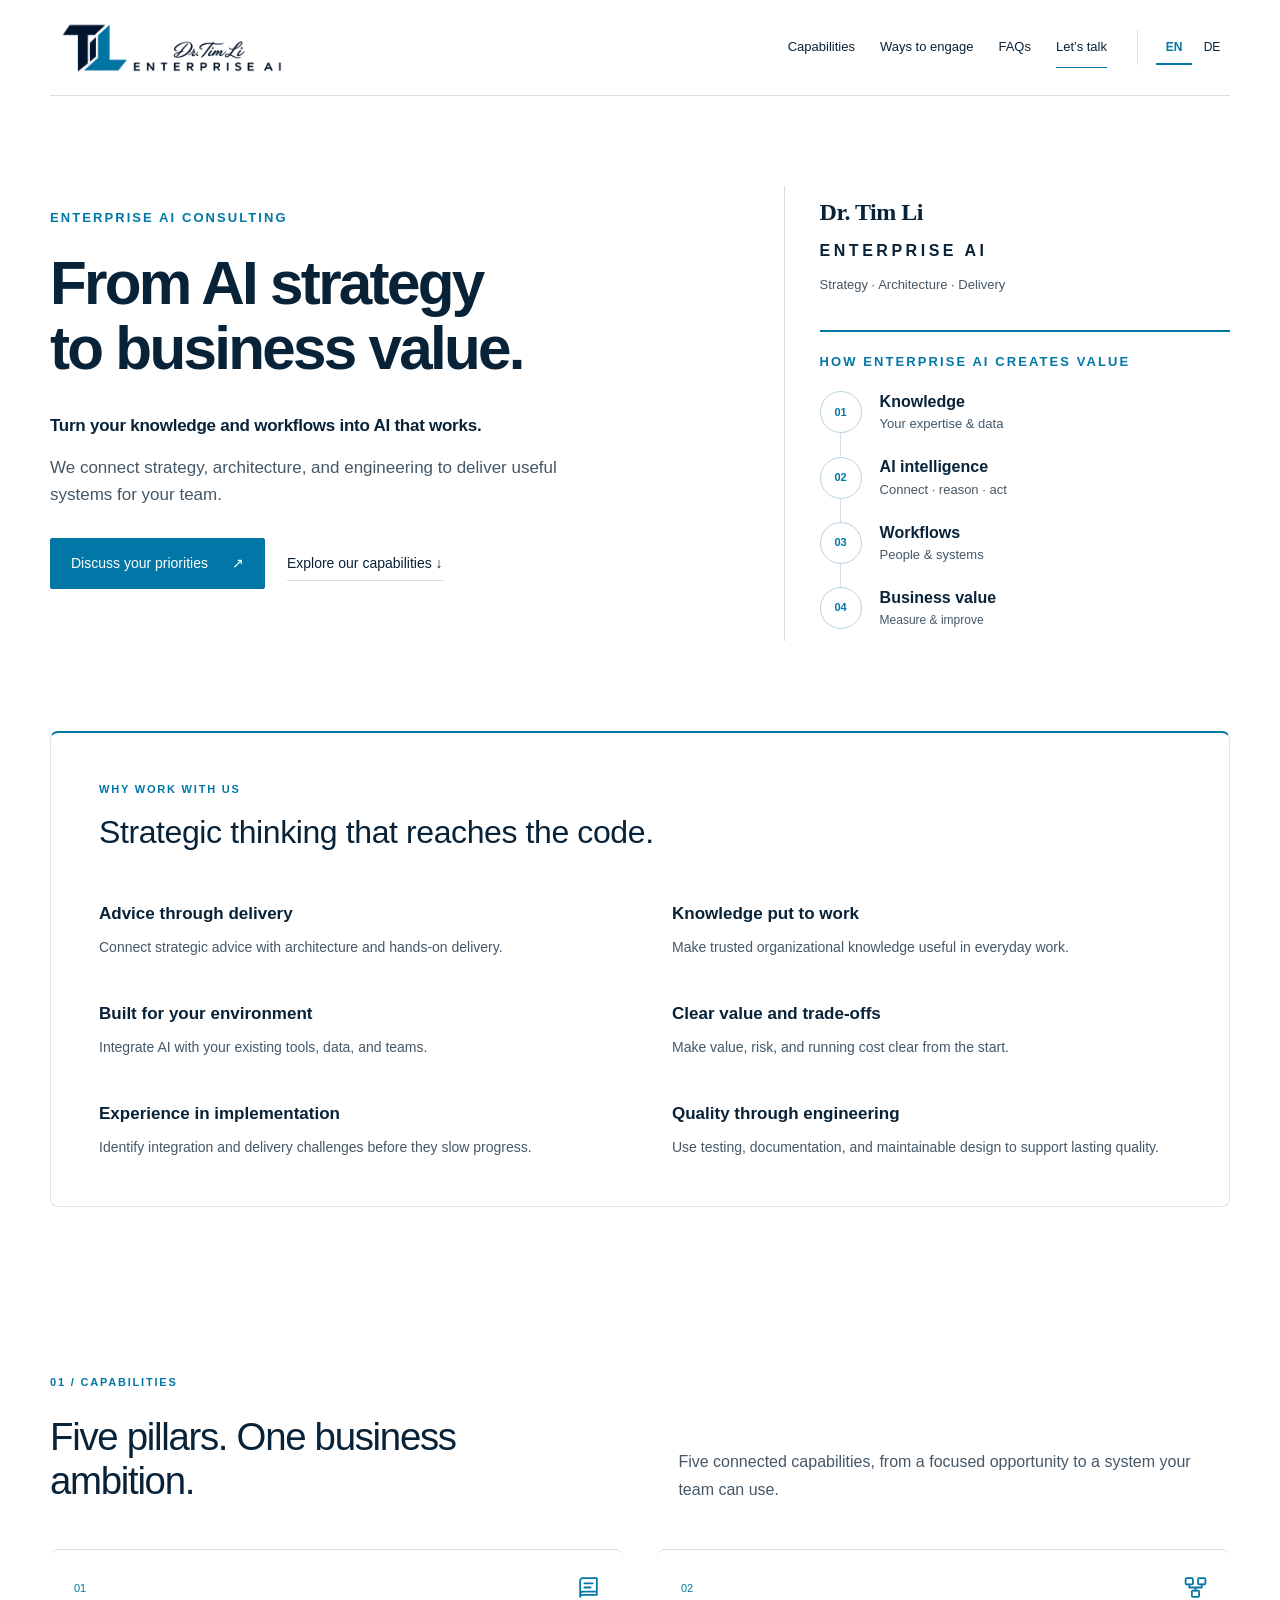
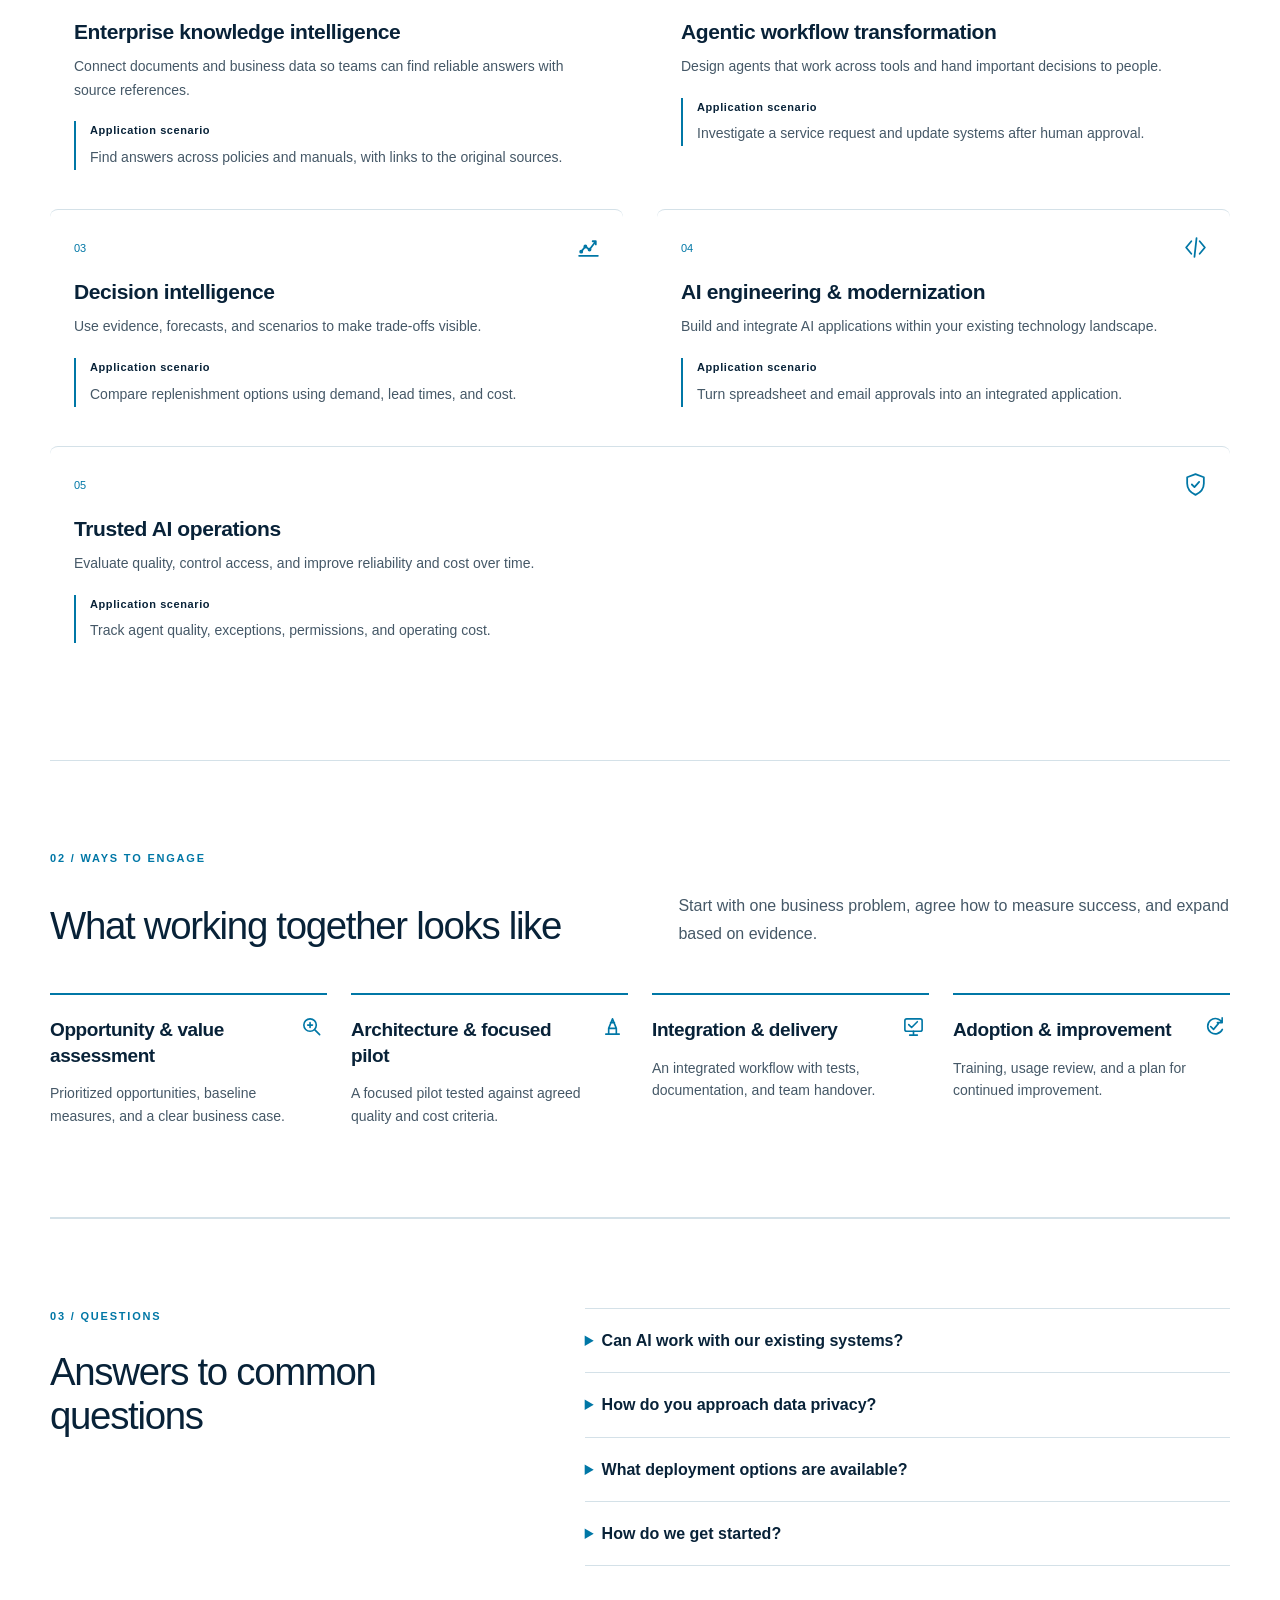
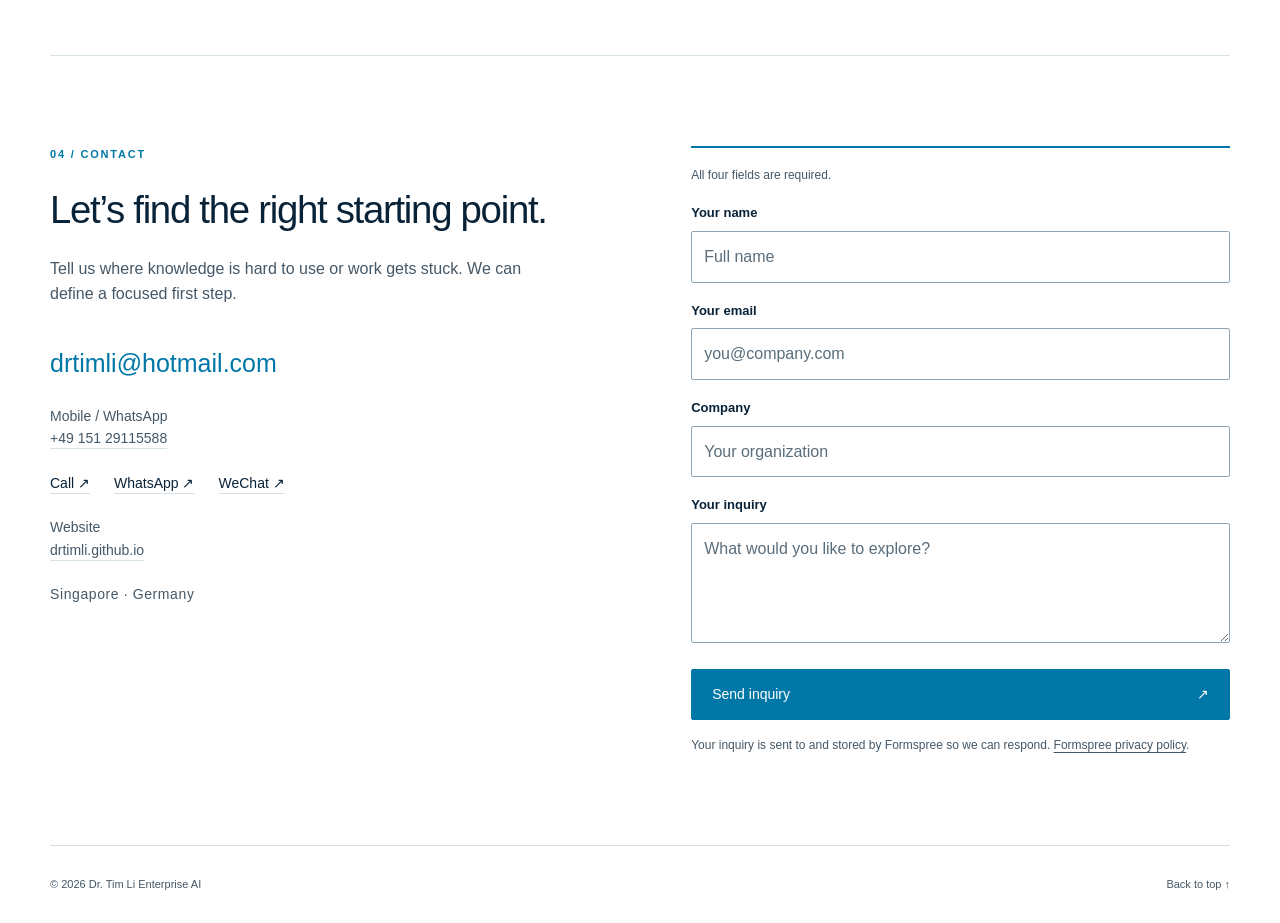
<file: index.html>
<!doctype html>
<html lang="en">
<head>
  <meta charset="UTF-8">
  <script src="assets/language.js?v=combined-entry-20261102"></script>
  <meta name="viewport" content="width=device-width, initial-scale=1">
  <title>Dr. Tim Li Enterprise AI | Knowledge, Agents &amp; Business Value</title>
  <meta name="description" content="Enterprise knowledge intelligence, agentic workflows, decision intelligence, AI engineering and trusted operations. Turn enterprise AI ambitions into measurable business value.">
  <meta name="theme-color" content="#ffffff">
  <link rel="canonical" href="https://drtimli.github.io/">
  <link rel="alternate" hreflang="en" href="index.html">
  <link rel="alternate" hreflang="de" href="de.html">
  <link rel="alternate" hreflang="zh-Hans" href="zh.html">
  <link rel="alternate" hreflang="x-default" href="index.html">
  <link rel="stylesheet" href="assets/site.css?v=lean-assets-20261103">
  <script src="assets/contact.js?v=validation-20261101" defer></script>
  <script src="assets/presence.js?v=20261103-fix" defer></script>
</head>
<body id="top">
  <a class="skip-link" href="#main">Skip to content</a>
  <header class="site-header wrap">
    <a class="brand" href="#top" aria-label="Dr. Tim Li Enterprise AI home"><img src="assets/logo-small.png?v=20261103" width="600" height="200" alt="Dr. Tim Li Enterprise AI"></a>
    <div class="header-right">
      <nav class="main-nav" aria-label="Main navigation"><a href="#capabilities">Capabilities</a><a href="#engagements">Ways to engage</a><a href="#faq">FAQs</a><a href="#contact">Let’s talk</a></nav>
      <nav class="languages" aria-label="Language"><a href="index.html" lang="en" hreflang="en" aria-current="page">EN</a><a href="de.html" lang="de" hreflang="de">DE</a><a class="china-presence" hidden href="zh.html" lang="zh-Hans" hreflang="zh-Hans">中文</a></nav>
    </div>
  </header>
  <main id="main" tabindex="-1">
    <section class="hero wrap" aria-labelledby="hero-title">
      <div class="hero-copy">
        <p class="eyebrow">Enterprise AI Consulting</p>
        <h1 id="hero-title">From AI strategy<br>to business value.</h1>
        <p class="hero-intro">Turn your knowledge and workflows into AI that works.</p>
        <p class="hero-description">We connect strategy, architecture, and engineering to deliver useful systems for your team.</p>
        <div class="actions"><a class="button" href="#contact">Discuss your priorities <span aria-hidden="true">↗</span></a><a class="text-link" href="#capabilities">Explore our capabilities <span aria-hidden="true">↓</span></a></div>
      </div>
      <aside class="hero-aside" aria-label="Our approach connects understanding, design, implementation and improvement.">
        <p class="brand-name">Dr. Tim Li</p>
        <p class="brand-descriptor">ENTERPRISE AI</p>
        <p class="supporting-line">Strategy · Architecture · Delivery</p>
        <div class="value-flow" role="group" aria-label="How enterprise AI creates value"><p class="eyebrow">How enterprise AI creates value</p><ol><li class="flow-node"><span class="flow-marker" aria-hidden="true">01</span><div><strong>Knowledge</strong><span>Your expertise &amp; data</span></div></li><li class="flow-node"><span class="flow-marker" aria-hidden="true">02</span><div><strong>AI intelligence</strong><span>Connect · reason · act</span></div></li><li class="flow-node"><span class="flow-marker" aria-hidden="true">03</span><div><strong>Workflows</strong><span>People &amp; systems</span></div></li><li class="flow-node"><span class="flow-marker" aria-hidden="true">04</span><div><strong>Business value</strong><span>Measure &amp; improve</span></div></li></ol></div>
      </aside>
    </section>
    <section class="section wrap difference-section" aria-labelledby="difference-title">
      <div class="difference" aria-labelledby="difference-title"><p class="eyebrow">Why work with us</p><h3 id="difference-title">Strategic thinking that reaches the code.</h3><div class="difference-grid"><article><h4>Advice through delivery</h4><p>Connect strategic advice with architecture and hands-on delivery.</p></article><article><h4>Knowledge put to work</h4><p>Make trusted organizational knowledge useful in everyday work.</p></article><article><h4>Built for your environment</h4><p>Integrate AI with your existing tools, data, and teams.</p></article><article><h4>Clear value and trade-offs</h4><p>Make value, risk, and running cost clear from the start.</p></article><article><h4>Experience in implementation</h4><p>Identify integration and delivery challenges before they slow progress.</p></article><article><h4>Quality through engineering</h4><p>Use testing, documentation, and maintainable design to support lasting quality.</p></article></div></div>
    </section>
    <section class="section wrap" id="capabilities" aria-labelledby="capabilities-title">
      <p class="eyebrow">01 / Capabilities</p>
      <div class="section-heading"><h2 id="capabilities-title">Five pillars. One business ambition.</h2><p>Five connected capabilities, from a focused opportunity to a system your team can use.</p></div>
      <div class="capabilities pillars">
        <article class="capability"><svg class="feature-icon" aria-hidden="true"><use href="assets/icons.svg#knowledge"></use></svg><span class="item-number" aria-hidden="true">01</span><h3>Enterprise knowledge intelligence</h3><p>Connect documents and business data so teams can find reliable answers with source references.</p><p class="application"><strong>Application scenario</strong>Find answers across policies and manuals, with links to the original sources.</p></article>
        <article class="capability"><svg class="feature-icon" aria-hidden="true"><use href="assets/icons.svg#workflow"></use></svg><span class="item-number" aria-hidden="true">02</span><h3>Agentic workflow transformation</h3><p>Design agents that work across tools and hand important decisions to people.</p><p class="application"><strong>Application scenario</strong>Investigate a service request and update systems after human approval.</p></article>
        <article class="capability"><svg class="feature-icon" aria-hidden="true"><use href="assets/icons.svg#decision"></use></svg><span class="item-number" aria-hidden="true">03</span><h3>Decision intelligence</h3><p>Use evidence, forecasts, and scenarios to make trade-offs visible.</p><p class="application"><strong>Application scenario</strong>Compare replenishment options using demand, lead times, and cost.</p></article>
        <article class="capability"><svg class="feature-icon" aria-hidden="true"><use href="assets/icons.svg#engineering"></use></svg><span class="item-number" aria-hidden="true">04</span><h3>AI engineering &amp; modernization</h3><p>Build and integrate AI applications within your existing technology landscape.</p><p class="application"><strong>Application scenario</strong>Turn spreadsheet and email approvals into an integrated application.</p></article>
        <article class="capability"><svg class="feature-icon" aria-hidden="true"><use href="assets/icons.svg#trust"></use></svg><span class="item-number" aria-hidden="true">05</span><h3>Trusted AI operations</h3><p>Evaluate quality, control access, and improve reliability and cost over time.</p><p class="application"><strong>Application scenario</strong>Track agent quality, exceptions, permissions, and operating cost.</p></article>
      </div>
    </section>
    <section class="section wrap engagement-section" id="engagements" aria-labelledby="engagements-title">
      <p class="eyebrow">02 / Ways to engage</p>
      <div class="section-heading"><h2 id="engagements-title">What working together looks like</h2><p>Start with one business problem, agree how to measure success, and expand based on evidence.</p></div>
      <div class="engagements"><article><svg class="feature-icon" aria-hidden="true"><use href="assets/icons.svg#assess"></use></svg><h3>Opportunity &amp; value assessment</h3><p>Prioritized opportunities, baseline measures, and a clear business case.</p></article><article><svg class="feature-icon" aria-hidden="true"><use href="assets/icons.svg#pilot"></use></svg><h3>Architecture &amp; focused pilot</h3><p>A focused pilot tested against agreed quality and cost criteria.</p></article><article><svg class="feature-icon" aria-hidden="true"><use href="assets/icons.svg#deliver"></use></svg><h3>Integration &amp; delivery</h3><p>An integrated workflow with tests, documentation, and team handover.</p></article><article><svg class="feature-icon" aria-hidden="true"><use href="assets/icons.svg#improve"></use></svg><h3>Adoption &amp; improvement</h3><p>Training, usage review, and a plan for continued improvement.</p></article></div>
    </section>
    <section class="section wrap faq-section" id="faq" aria-labelledby="faq-title">
      <div><p class="eyebrow">03 / Questions</p><h2 id="faq-title">Answers to common questions</h2></div>
      <div class="faqs"><details><summary>Can AI work with our existing systems?</summary><p>We assess available interfaces, data sources, and workflows, then design integration around your environment. Feasibility and scope depend on the systems and access available.</p></details><details><summary>How do you approach data privacy?</summary><p>We discuss data sensitivity, permissions, retention, and applicable requirements before choosing tools or architecture. Access controls, provider settings, and human review are considered as part of the design.</p></details><details><summary>What deployment options are available?</summary><p>Depending on your requirements, options may include cloud services, your own infrastructure, or a hybrid setup. We review security, operations, performance, and cost trade-offs together.</p></details><details><summary>How do we get started?</summary><p>Send a short description of your challenge and current environment. An initial conversation can help identify whether an assessment, architecture review, or implementation engagement is the right next step.</p></details></div>
    </section>
    <section class="section wrap contact-section" id="contact" aria-labelledby="contact-title">
      <div class="contact-copy">
        <p class="eyebrow">04 / Contact</p>
        <h2 id="contact-title">Let’s find the right starting point.</h2>
        <p>Tell us where knowledge is hard to use or work gets stuck. We can define a focused first step.</p>
        <div class="contact-details">
          <a class="contact-email" href="mailto:drtimli@hotmail.com">drtimli@hotmail.com</a>
          <p>Mobile / WhatsApp<br><a href="tel:+4915129115588">+49 151 29115588</a></p>
          <div class="contact-links"><a href="tel:+4915129115588">Call ↗</a><a href="https://wa.me/4915129115588">WhatsApp ↗</a><a href="connect.html?view=wechat&amp;lang=en">WeChat ↗</a></div>
          <p>Website<br><a href="https://drtimli.github.io/">drtimli.github.io</a></p>
          <p class="presence">Singapore · <span class="china-presence" hidden>China · </span>Germany</p>
        </div>
      </div>
      <form id="brief" action="https://formspree.io/f/xljjpnjz" method="POST" data-language="en" aria-describedby="required-note privacy-note">
        <p id="required-note" class="form-note">All four fields are required.</p>
        <div class="field"><label for="name">Your name</label><input id="name" aria-describedby="name-error" name="name" type="text" autocomplete="name" maxlength="200" placeholder="Full name" required><p class="field-error" id="name-error" hidden></p></div><div class="field"><label for="email">Your email</label><input id="email" aria-describedby="email-error" name="email" type="email" autocomplete="email" maxlength="254" placeholder="you@company.com" required><p class="field-error" id="email-error" hidden></p></div><div class="field"><label for="company">Company</label><input id="company" aria-describedby="company-error" name="company" type="text" autocomplete="organization" maxlength="200" placeholder="Your organization" required><p class="field-error" id="company-error" hidden></p></div><div class="field"><label for="challenge">Your inquiry</label><textarea id="challenge" aria-describedby="challenge-error" name="message" maxlength="10000" placeholder="What would you like to explore?" required></textarea><p class="field-error" id="challenge-error" hidden></p></div>
        <input type="hidden" name="language" value="en">
        <input type="hidden" name="_subject" value="Website inquiry — Dr. Tim Li Enterprise AI">
        <div hidden aria-hidden="true"><label for="website">Website</label><input id="website" name="_gotcha" type="text" tabindex="-1" autocomplete="off"></div>
        <button class="button" type="submit">Send inquiry <span aria-hidden="true">↗</span></button>
        <p id="privacy-note" class="form-note">Your inquiry is sent to and stored by Formspree so we can respond. <a href="https://formspree.io/legal/privacy-policy/" target="_blank" rel="noopener noreferrer">Formspree privacy policy</a>.</p>
        <div id="status" role="status" aria-live="polite" aria-atomic="true"></div>
      </form>
    </section>
  </main>
  <footer class="site-footer wrap"><span>© <span id="year">2026</span> Dr. Tim Li Enterprise AI</span><a href="#top">Back to top ↑</a></footer>
</body>
</html>
</file>
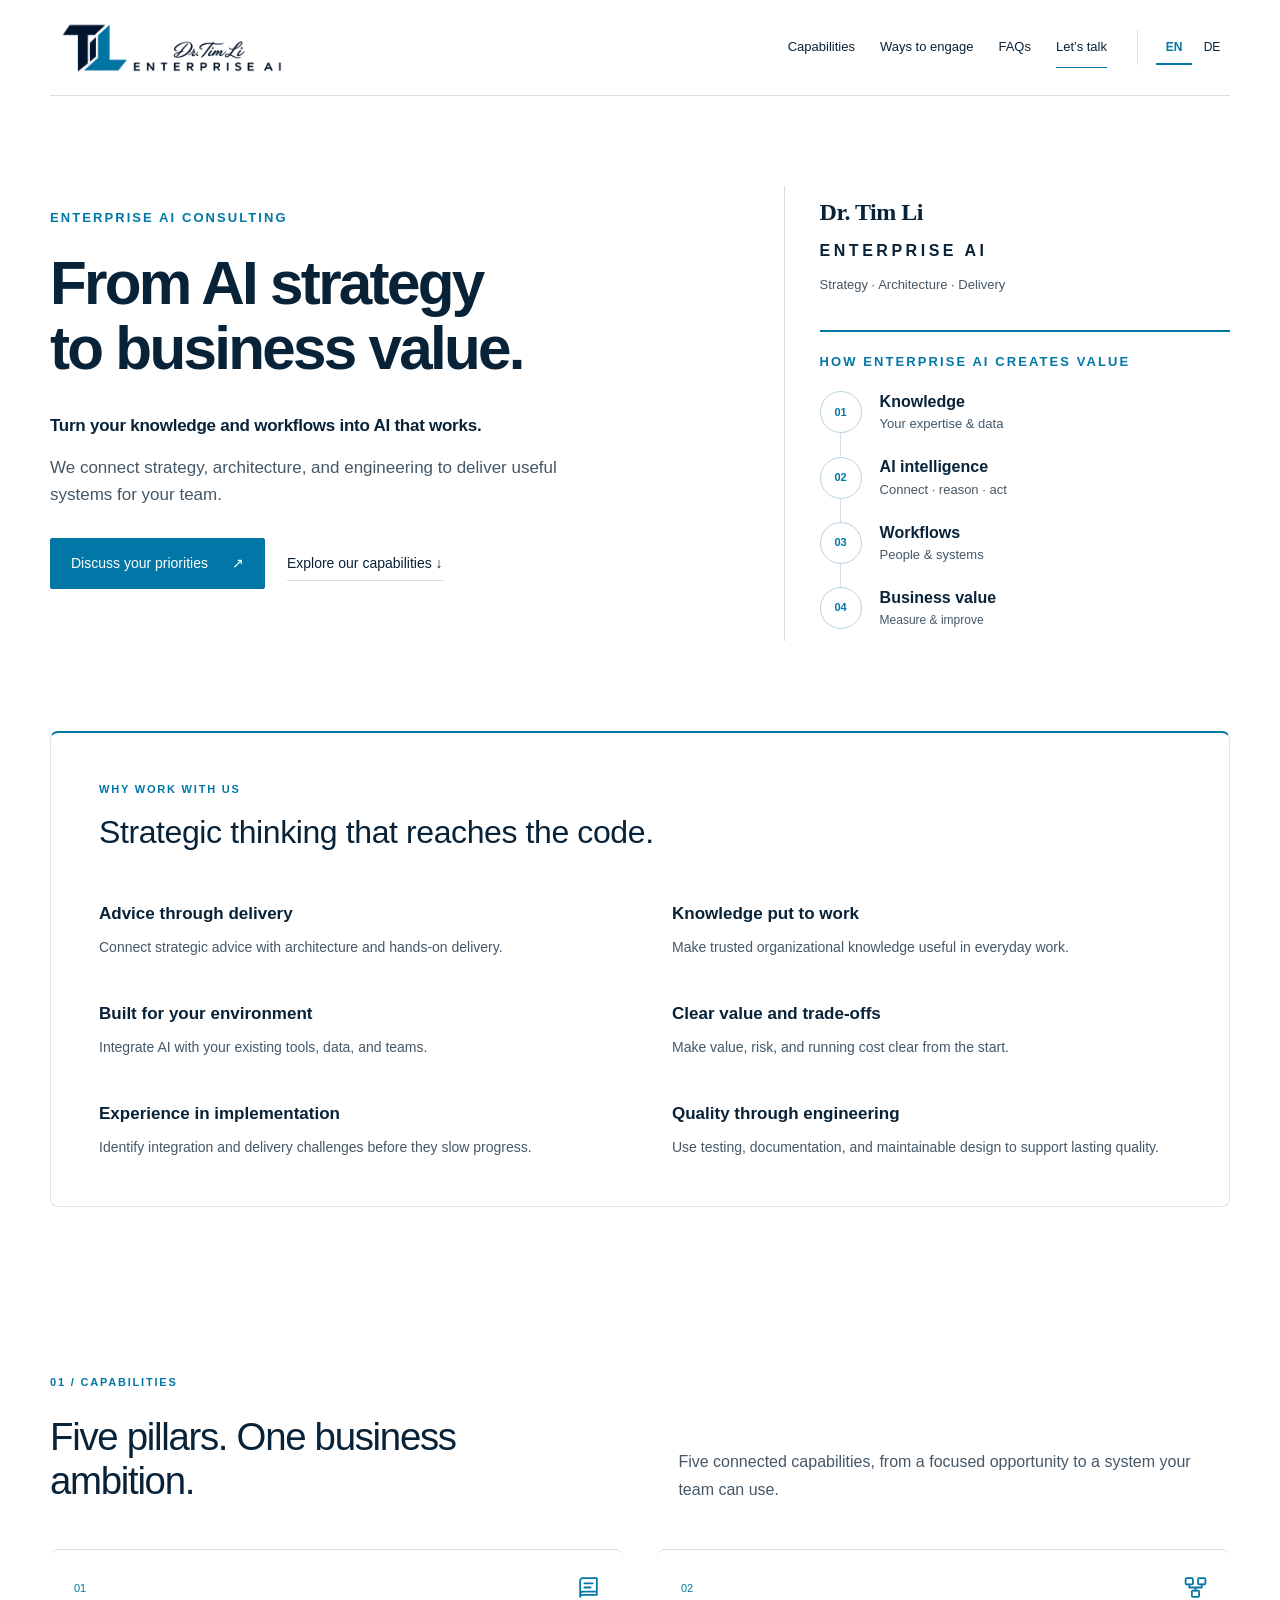
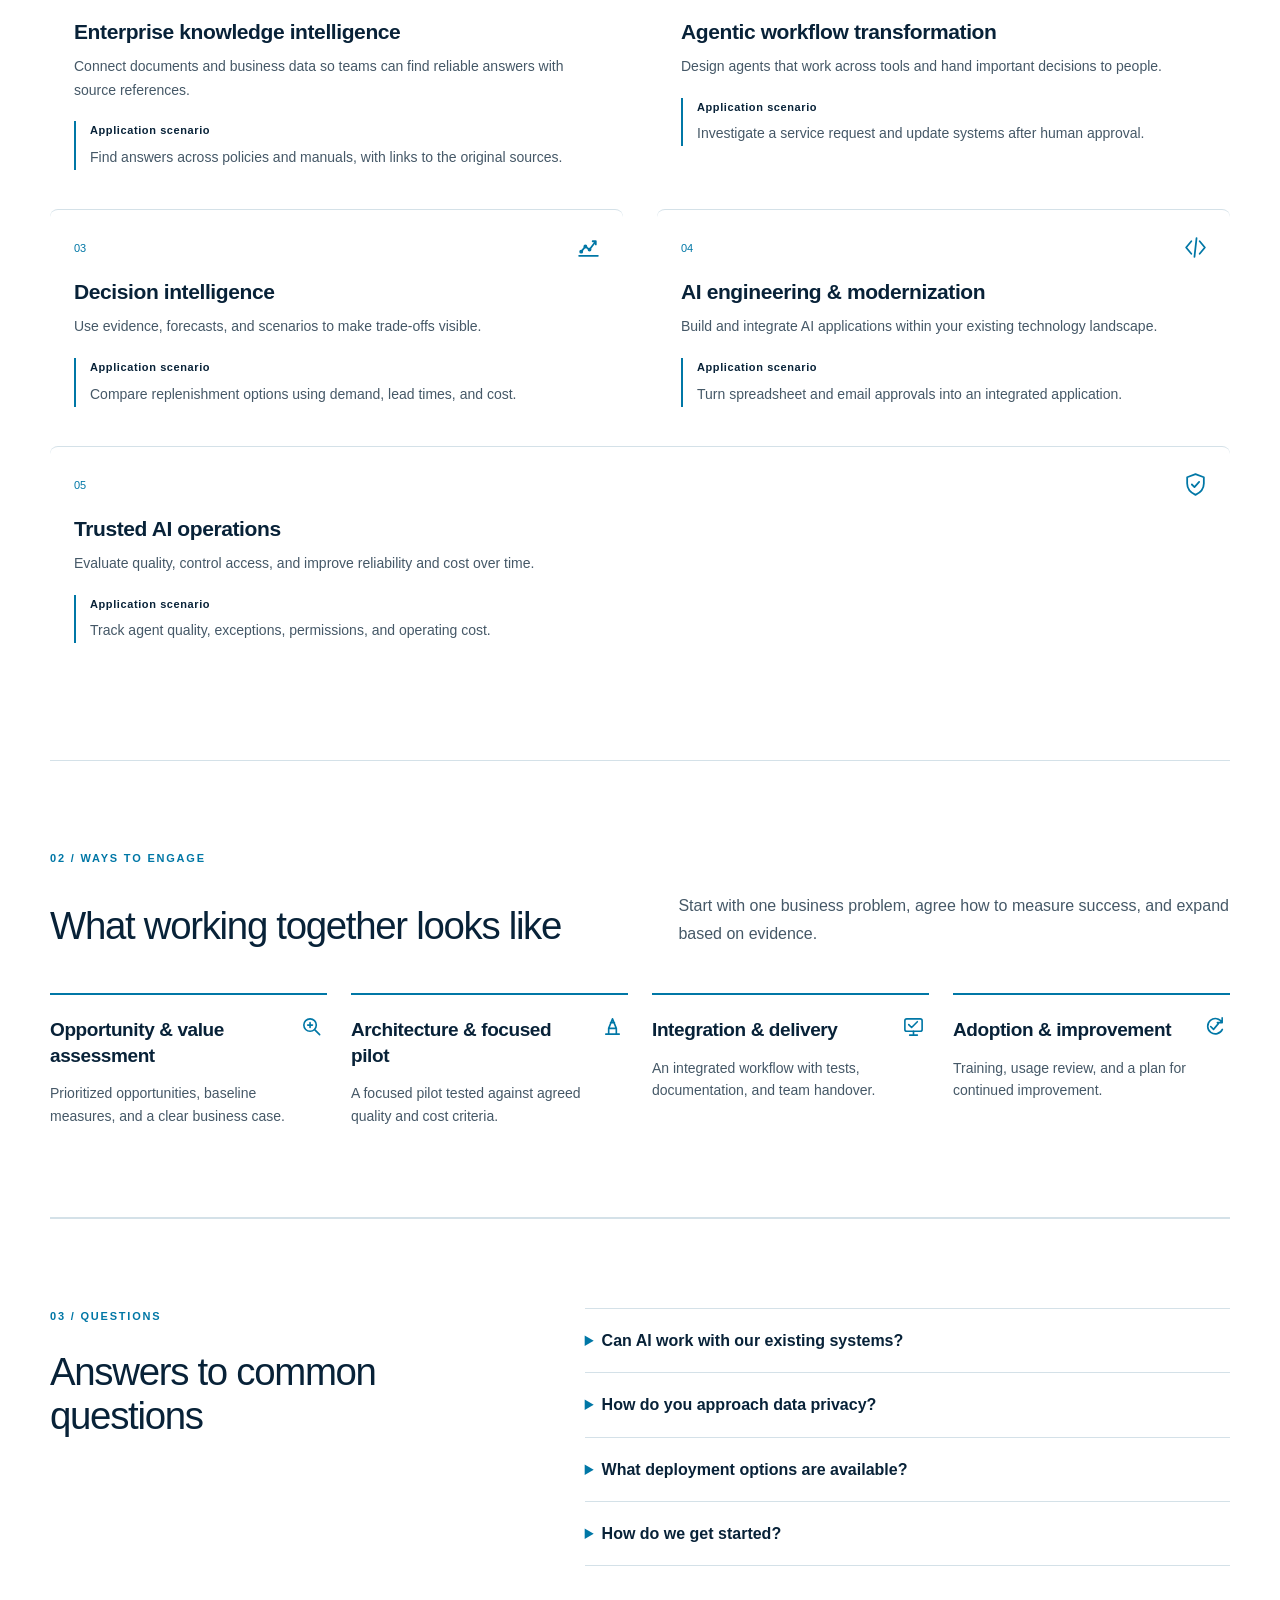
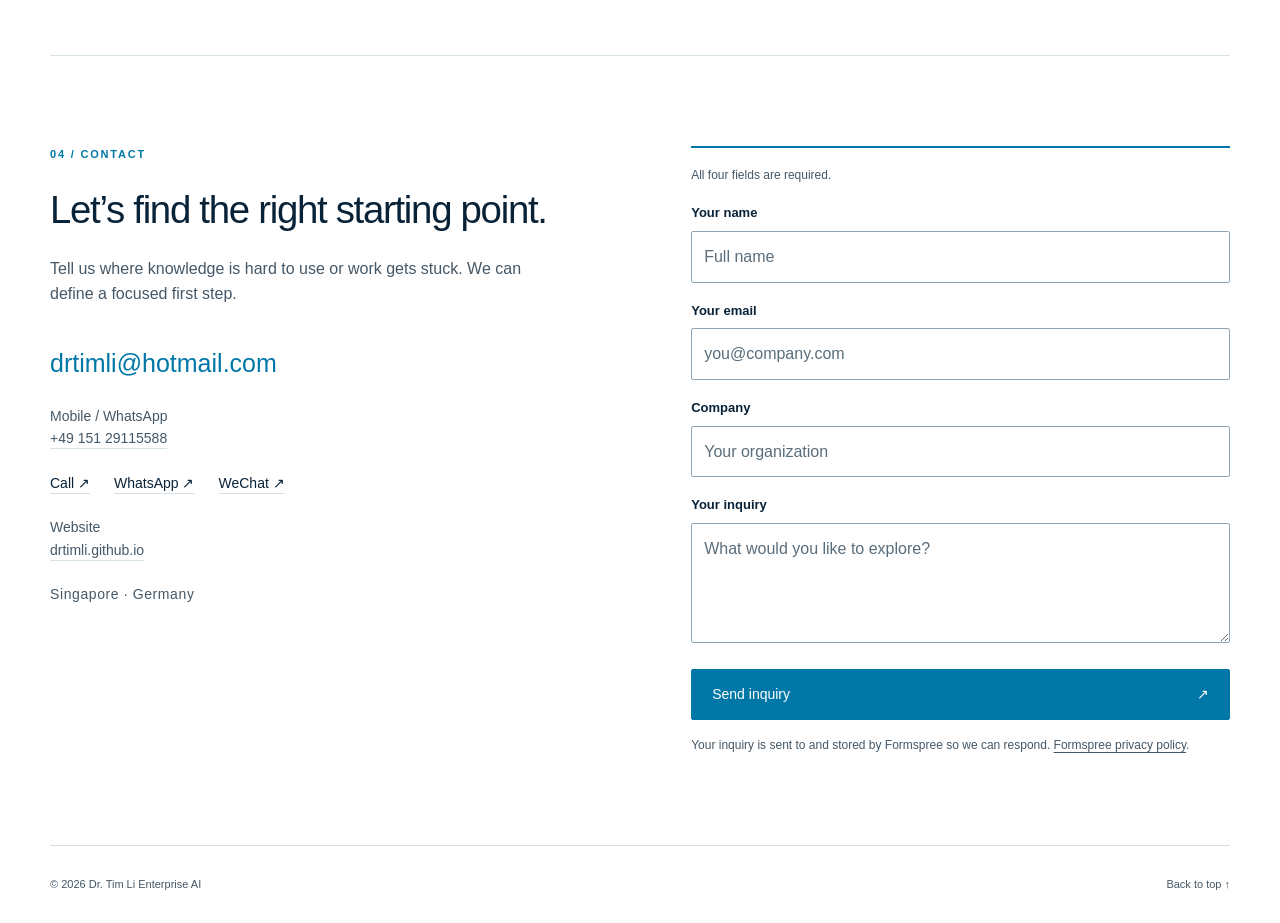
<file: connect.html>
<!doctype html>
<html lang="en">
<head>
  <meta charset="UTF-8">
  <meta name="viewport" content="width=device-width, initial-scale=1">
  <meta name="robots" content="noindex">
  <title>Connect | Dr. Tim Li Enterprise AI</title>
  <link rel="stylesheet" href="assets/site.css?v=connect-20261101">
  <script src="assets/connect.js?v=combined-entry-20261102" defer></script>
  <style>
    .connect-page { max-width: 560px; margin: 14px auto; padding: 0 22px; text-align: center; }
    .connect-page .brand { width: 180px; max-width: 100%; margin: 0 auto 6px; }
    .connect-page #connect-title { font-size: 25px; letter-spacing: -.5px; margin: 10px 0 8px; }
    .connect-page .languages { justify-content: center; border: 0; padding: 0; }
    #connect-help { font-size: 14px; line-height: 1.45; margin-bottom: 8px; }
    .wechat-code { width: 320px; max-width: 100%; margin: 8px auto; }
    .connect-page .actions { display: grid; grid-template-columns: 1fr 1fr; align-items: center; gap: 12px; margin: 12px 0 0; }
    .connect-page .button { justify-content: center; padding: 10px 12px; min-height: 44px; font-size: 13px; }
    .connect-page .text-link { font-size: 13px; }
    .connect-page .form-note { margin: 8px 0 0; line-height: 1.4; }
    @media (max-height: 740px) {
      .connect-page { margin-block: 8px; }
      .connect-page .brand { width: 150px; }
      .connect-page #connect-title { font-size: 23px; margin-top: 6px; }
      #connect-help { font-size: 13px; }
      .wechat-code { width: 260px; margin-block: 6px; }
    }
    @media (max-height: 600px) {
      .connect-page .brand { width: 130px; }
      .connect-page #connect-title { font-size: 21px; }
      .wechat-code { width: 210px; }
    }
  </style>
</head>
<body>
  <main class="connect-page">
    <a class="brand" href="index.html"><img src="assets/logo.png?v=refined-20261101" width="2172" height="724" alt="Dr. Tim Li Enterprise AI"></a>
    <nav class="languages" aria-label="Language"><a href="?view=wechat&amp;lang=en" lang="en">EN</a><a href="?view=wechat&amp;lang=de" lang="de">DE</a><a href="?view=wechat&amp;lang=zh" lang="zh-Hans">中文</a></nav>
    <h1 id="connect-title">Connect on WeChat</h1>
    <p id="connect-help">In WeChat, press and hold the code to recognize it. Or scan it with WeChat, or save the image and select it in WeChat’s scanner.</p>
    <img class="wechat-code" src="assets/wechat-contact.jpg" width="888" height="1131" alt="Tim Li’s WeChat contact QR code" id="wechat-image">
    <p id="connect-note" class="form-note">Adding a contact requires your confirmation in WeChat.</p>
    <div class="actions"><a id="connect-website" class="button" href="index.html">Visit the website ↗</a><a id="connect-save" class="text-link" href="assets/wechat-contact.jpg" download="Tim-Li-WeChat.jpg">Save WeChat QR code</a></div>
    <noscript><p>微信内请长按二维码并识别，添加好友仍需确认。<br>Automatic app routing requires JavaScript. Use the website link above to continue.</p></noscript>
  </main>
</body>
</html>
</file>
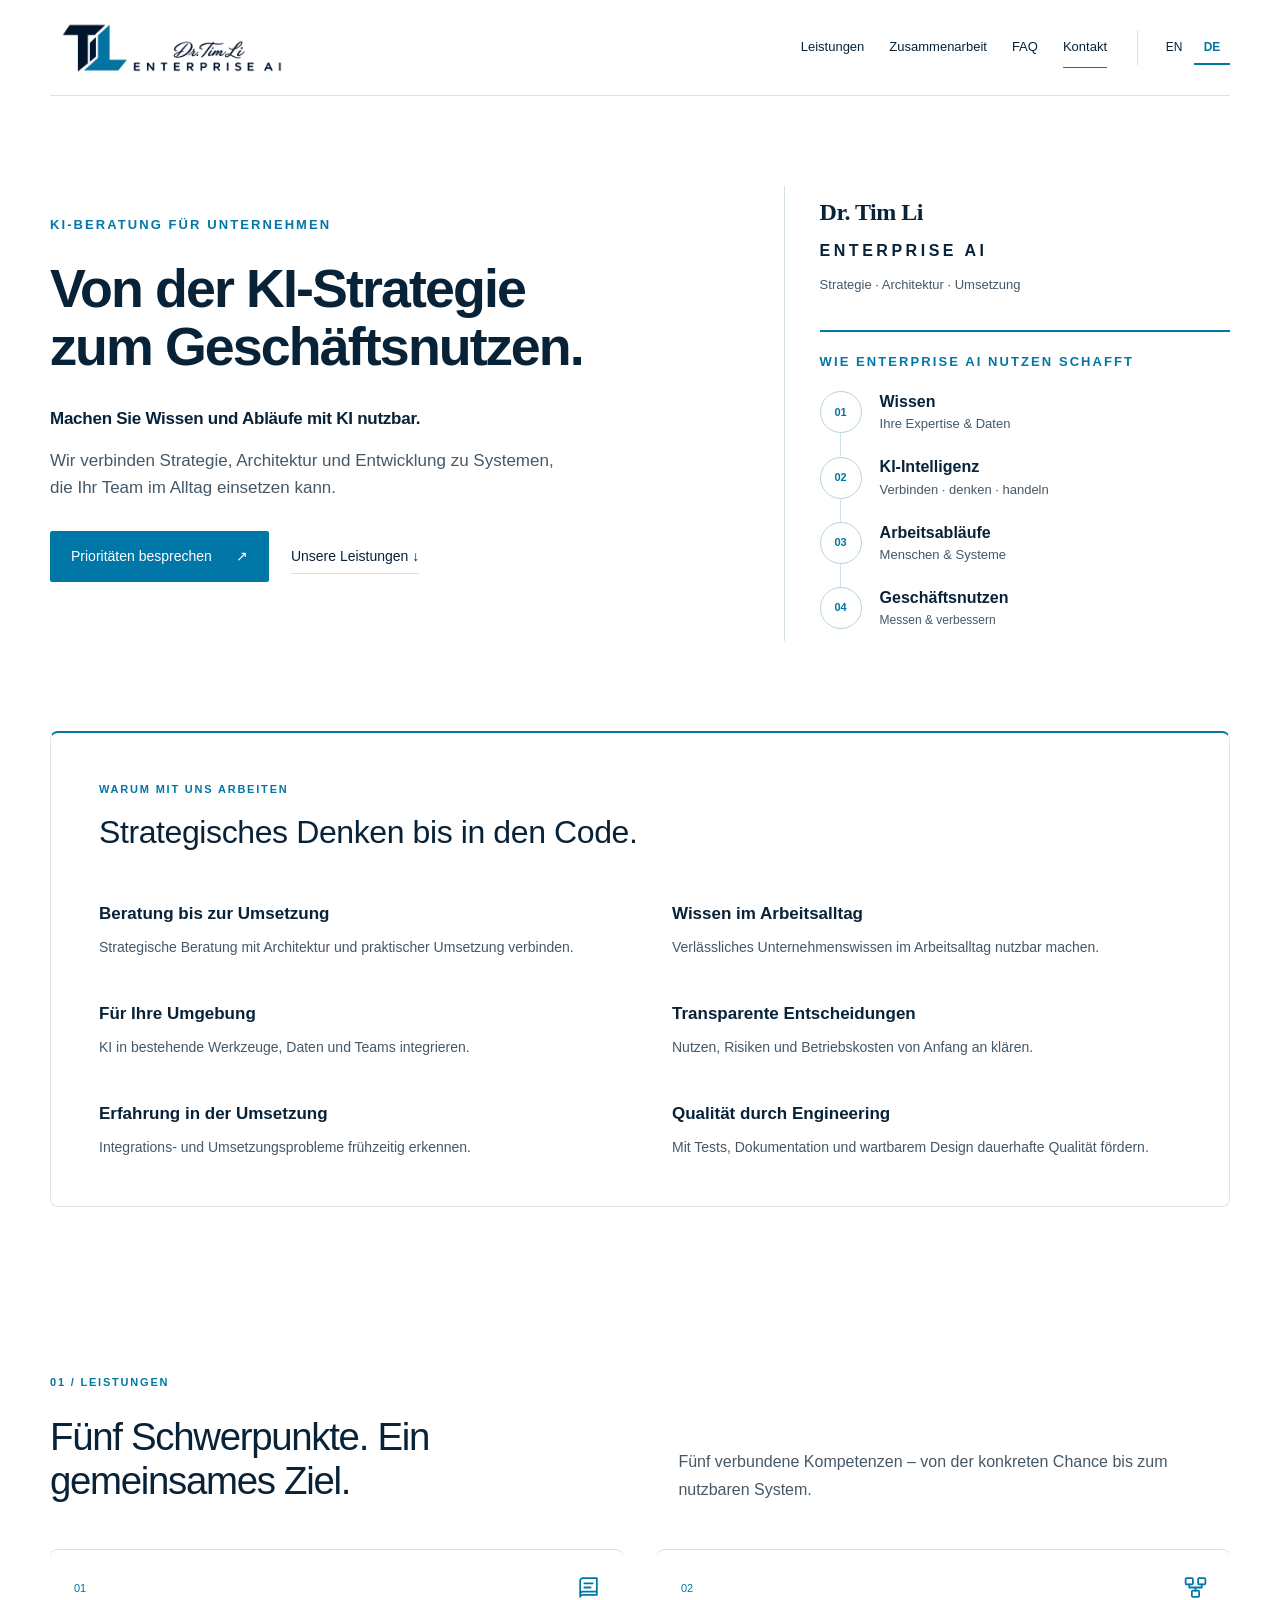
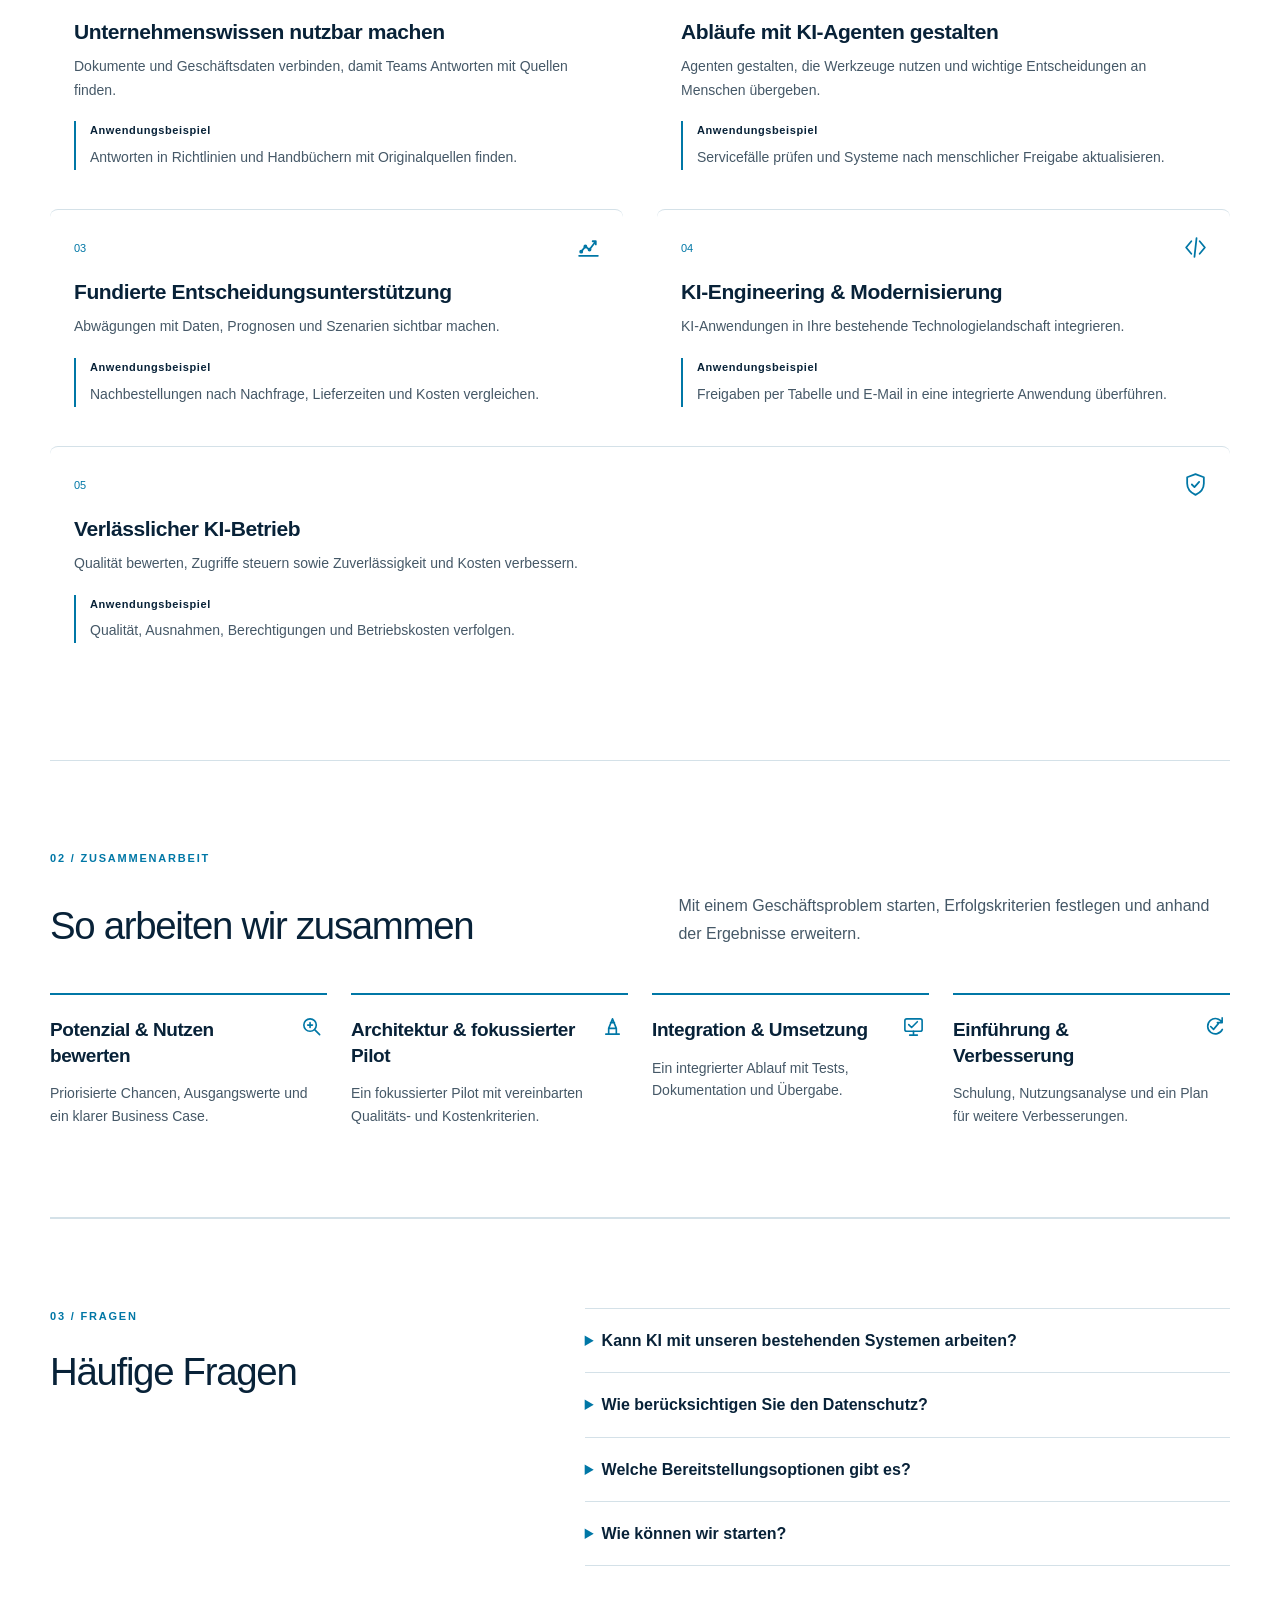
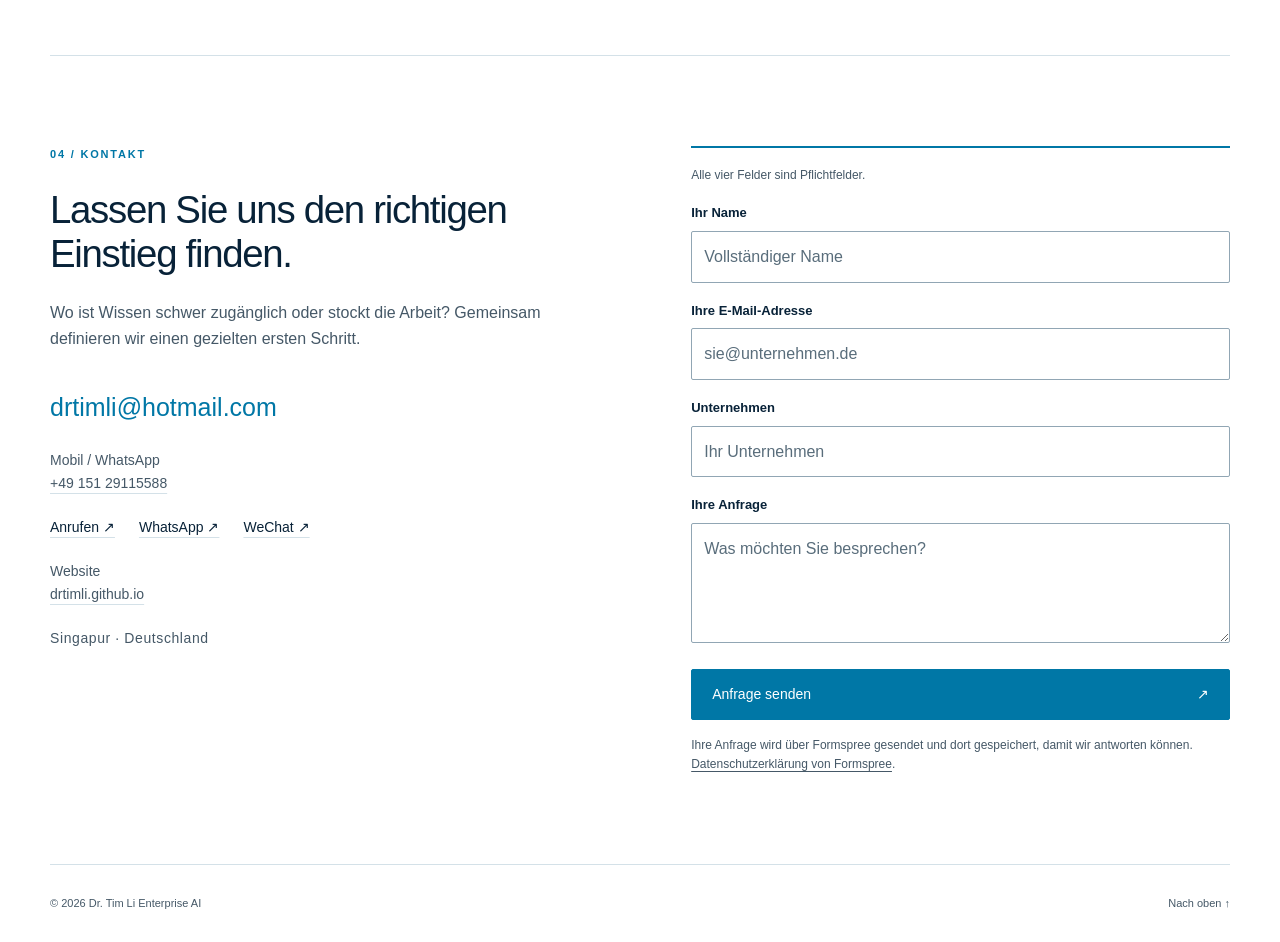
<file: de.html>
<!doctype html>
<html lang="de">
<head>
  <meta charset="UTF-8">
  <script src="assets/language.js?v=combined-entry-20261102"></script>
  <meta name="viewport" content="width=device-width, initial-scale=1">
  <title>Dr. Tim Li Enterprise AI | Wissen, Agenten &amp; Geschäftlicher Nutzen</title>
  <meta name="description" content="Unternehmenswissen, KI-Agenten, Entscheidungsunterstützung, KI-Engineering und verlässlicher Betrieb. KI-Ambitionen in messbaren Geschäftsnutzen verwandeln.">
  <meta name="theme-color" content="#ffffff">
  <link rel="canonical" href="https://drtimli.github.io/de.html">
  <link rel="alternate" hreflang="en" href="index.html">
  <link rel="alternate" hreflang="de" href="de.html">
  <link rel="alternate" hreflang="zh-Hans" href="zh.html">
  <link rel="alternate" hreflang="x-default" href="index.html">
  <link rel="stylesheet" href="assets/site.css?v=lean-assets-20261103">
  <script src="assets/contact.js?v=validation-20261101" defer></script>
  <script src="assets/presence.js?v=20261103-fix" defer></script>
</head>
<body id="top">
  <a class="skip-link" href="#main">Zum Inhalt springen</a>
  <header class="site-header wrap">
    <a class="brand" href="#top" aria-label="Dr. Tim Li Enterprise AI Startseite"><img src="assets/logo-small.png?v=20261103" width="600" height="200" alt="Dr. Tim Li Enterprise AI"></a>
    <div class="header-right">
      <nav class="main-nav" aria-label="Hauptnavigation"><a href="#capabilities">Leistungen</a><a href="#engagements">Zusammenarbeit</a><a href="#faq">FAQ</a><a href="#contact">Kontakt</a></nav>
      <nav class="languages" aria-label="Sprache"><a href="index.html" lang="en" hreflang="en">EN</a><a href="de.html" lang="de" hreflang="de" aria-current="page">DE</a><a class="china-presence" hidden href="zh.html" lang="zh-Hans" hreflang="zh-Hans">中文</a></nav>
    </div>
  </header>
  <main id="main" tabindex="-1">
    <section class="hero wrap" aria-labelledby="hero-title">
      <div class="hero-copy">
        <p class="eyebrow">KI-Beratung für Unternehmen</p>
        <h1 id="hero-title">Von der KI-Strategie<br>zum Geschäftsnutzen.</h1>
        <p class="hero-intro">Machen Sie Wissen und Abläufe mit KI nutzbar.</p>
        <p class="hero-description">Wir verbinden Strategie, Architektur und Entwicklung zu Systemen, die Ihr Team im Alltag einsetzen kann.</p>
        <div class="actions"><a class="button" href="#contact">Prioritäten besprechen <span aria-hidden="true">↗</span></a><a class="text-link" href="#capabilities">Unsere Leistungen <span aria-hidden="true">↓</span></a></div>
      </div>
      <aside class="hero-aside" aria-label="Unser Vorgehen verbindet Verstehen, Entwerfen, Umsetzen und Verbessern.">
        <p class="brand-name">Dr. Tim Li</p>
        <p class="brand-descriptor">ENTERPRISE AI</p>
        <p class="supporting-line">Strategie · Architektur · Umsetzung</p>
        <div class="value-flow" role="group" aria-label="Wie Enterprise AI Nutzen schafft"><p class="eyebrow">Wie Enterprise AI Nutzen schafft</p><ol><li class="flow-node"><span class="flow-marker" aria-hidden="true">01</span><div><strong>Wissen</strong><span>Ihre Expertise &amp; Daten</span></div></li><li class="flow-node"><span class="flow-marker" aria-hidden="true">02</span><div><strong>KI-Intelligenz</strong><span>Verbinden · denken · handeln</span></div></li><li class="flow-node"><span class="flow-marker" aria-hidden="true">03</span><div><strong>Arbeitsabläufe</strong><span>Menschen &amp; Systeme</span></div></li><li class="flow-node"><span class="flow-marker" aria-hidden="true">04</span><div><strong>Geschäftsnutzen</strong><span>Messen &amp; verbessern</span></div></li></ol></div>
      </aside>
    </section>
    <section class="section wrap difference-section" aria-labelledby="difference-title">
      <div class="difference" aria-labelledby="difference-title"><p class="eyebrow">Warum mit uns arbeiten</p><h3 id="difference-title">Strategisches Denken bis in den Code.</h3><div class="difference-grid"><article><h4>Beratung bis zur Umsetzung</h4><p>Strategische Beratung mit Architektur und praktischer Umsetzung verbinden.</p></article><article><h4>Wissen im Arbeitsalltag</h4><p>Verlässliches Unternehmenswissen im Arbeitsalltag nutzbar machen.</p></article><article><h4>Für Ihre Umgebung</h4><p>KI in bestehende Werkzeuge, Daten und Teams integrieren.</p></article><article><h4>Transparente Entscheidungen</h4><p>Nutzen, Risiken und Betriebskosten von Anfang an klären.</p></article><article><h4>Erfahrung in der Umsetzung</h4><p>Integrations- und Umsetzungsprobleme frühzeitig erkennen.</p></article><article><h4>Qualität durch Engineering</h4><p>Mit Tests, Dokumentation und wartbarem Design dauerhafte Qualität fördern.</p></article></div></div>
    </section>
    <section class="section wrap" id="capabilities" aria-labelledby="capabilities-title">
      <p class="eyebrow">01 / Leistungen</p>
      <div class="section-heading"><h2 id="capabilities-title">Fünf Schwerpunkte. Ein gemeinsames Ziel.</h2><p>Fünf verbundene Kompetenzen – von der konkreten Chance bis zum nutzbaren System.</p></div>
      <div class="capabilities pillars">
        <article class="capability"><svg class="feature-icon" aria-hidden="true"><use href="assets/icons.svg#knowledge"></use></svg><span class="item-number" aria-hidden="true">01</span><h3>Unternehmenswissen nutzbar machen</h3><p>Dokumente und Geschäftsdaten verbinden, damit Teams Antworten mit Quellen finden.</p><p class="application"><strong>Anwendungsbeispiel</strong>Antworten in Richtlinien und Handbüchern mit Originalquellen finden.</p></article>
        <article class="capability"><svg class="feature-icon" aria-hidden="true"><use href="assets/icons.svg#workflow"></use></svg><span class="item-number" aria-hidden="true">02</span><h3>Abläufe mit KI-Agenten gestalten</h3><p>Agenten gestalten, die Werkzeuge nutzen und wichtige Entscheidungen an Menschen übergeben.</p><p class="application"><strong>Anwendungsbeispiel</strong>Servicefälle prüfen und Systeme nach menschlicher Freigabe aktualisieren.</p></article>
        <article class="capability"><svg class="feature-icon" aria-hidden="true"><use href="assets/icons.svg#decision"></use></svg><span class="item-number" aria-hidden="true">03</span><h3>Fundierte Entscheidungsunterstützung</h3><p>Abwägungen mit Daten, Prognosen und Szenarien sichtbar machen.</p><p class="application"><strong>Anwendungsbeispiel</strong>Nachbestellungen nach Nachfrage, Lieferzeiten und Kosten vergleichen.</p></article>
        <article class="capability"><svg class="feature-icon" aria-hidden="true"><use href="assets/icons.svg#engineering"></use></svg><span class="item-number" aria-hidden="true">04</span><h3>KI-Engineering &amp; Modernisierung</h3><p>KI-Anwendungen in Ihre bestehende Technologielandschaft integrieren.</p><p class="application"><strong>Anwendungsbeispiel</strong>Freigaben per Tabelle und E-Mail in eine integrierte Anwendung überführen.</p></article>
        <article class="capability"><svg class="feature-icon" aria-hidden="true"><use href="assets/icons.svg#trust"></use></svg><span class="item-number" aria-hidden="true">05</span><h3>Verlässlicher KI-Betrieb</h3><p>Qualität bewerten, Zugriffe steuern sowie Zuverlässigkeit und Kosten verbessern.</p><p class="application"><strong>Anwendungsbeispiel</strong>Qualität, Ausnahmen, Berechtigungen und Betriebskosten verfolgen.</p></article>
      </div>
    </section>
    <section class="section wrap engagement-section" id="engagements" aria-labelledby="engagements-title">
      <p class="eyebrow">02 / Zusammenarbeit</p>
      <div class="section-heading"><h2 id="engagements-title">So arbeiten wir zusammen</h2><p>Mit einem Geschäftsproblem starten, Erfolgskriterien festlegen und anhand der Ergebnisse erweitern.</p></div>
      <div class="engagements"><article><svg class="feature-icon" aria-hidden="true"><use href="assets/icons.svg#assess"></use></svg><h3>Potenzial &amp; Nutzen bewerten</h3><p>Priorisierte Chancen, Ausgangswerte und ein klarer Business Case.</p></article><article><svg class="feature-icon" aria-hidden="true"><use href="assets/icons.svg#pilot"></use></svg><h3>Architektur &amp; fokussierter Pilot</h3><p>Ein fokussierter Pilot mit vereinbarten Qualitäts- und Kostenkriterien.</p></article><article><svg class="feature-icon" aria-hidden="true"><use href="assets/icons.svg#deliver"></use></svg><h3>Integration &amp; Umsetzung</h3><p>Ein integrierter Ablauf mit Tests, Dokumentation und Übergabe.</p></article><article><svg class="feature-icon" aria-hidden="true"><use href="assets/icons.svg#improve"></use></svg><h3>Einführung &amp; Verbesserung</h3><p>Schulung, Nutzungsanalyse und ein Plan für weitere Verbesserungen.</p></article></div>
    </section>
    <section class="section wrap faq-section" id="faq" aria-labelledby="faq-title">
      <div><p class="eyebrow">03 / Fragen</p><h2 id="faq-title">Häufige Fragen</h2></div>
      <div class="faqs"><details><summary>Kann KI mit unseren bestehenden Systemen arbeiten?</summary><p>Wir prüfen verfügbare Schnittstellen, Datenquellen und Abläufe und richten die Integration an Ihrer Umgebung aus. Machbarkeit und Umfang hängen von den vorhandenen Systemen und Zugriffsmöglichkeiten ab.</p></details><details><summary>Wie berücksichtigen Sie den Datenschutz?</summary><p>Vor der Auswahl von Werkzeugen oder Architektur besprechen wir sensible Daten, Berechtigungen, Aufbewahrung und geltende Anforderungen. Zugriffskontrollen, Anbietereinstellungen und menschliche Prüfung fließen in den Entwurf ein.</p></details><details><summary>Welche Bereitstellungsoptionen gibt es?</summary><p>Je nach Anforderungen kommen Cloud-Dienste, Ihre eigene Infrastruktur oder ein hybrider Ansatz infrage. Gemeinsam betrachten wir die Abwägungen bei Sicherheit, Betrieb, Leistung und Kosten.</p></details><details><summary>Wie können wir starten?</summary><p>Senden Sie uns eine kurze Beschreibung Ihrer Herausforderung und Ihrer aktuellen Umgebung. Ein erstes Gespräch hilft zu klären, ob eine Bestandsaufnahme, ein Architektur-Review oder eine Umsetzung der passende nächste Schritt ist.</p></details></div>
    </section>
    <section class="section wrap contact-section" id="contact" aria-labelledby="contact-title">
      <div class="contact-copy">
        <p class="eyebrow">04 / Kontakt</p>
        <h2 id="contact-title">Lassen Sie uns den richtigen Einstieg finden.</h2>
        <p>Wo ist Wissen schwer zugänglich oder stockt die Arbeit? Gemeinsam definieren wir einen gezielten ersten Schritt.</p>
        <div class="contact-details">
          <a class="contact-email" href="mailto:drtimli@hotmail.com">drtimli@hotmail.com</a>
          <p>Mobil / WhatsApp<br><a href="tel:+4915129115588">+49 151 29115588</a></p>
          <div class="contact-links"><a href="tel:+4915129115588">Anrufen ↗</a><a href="https://wa.me/4915129115588">WhatsApp ↗</a><a href="connect.html?view=wechat&amp;lang=de">WeChat ↗</a></div>
          <p>Website<br><a href="https://drtimli.github.io/">drtimli.github.io</a></p>
          <p class="presence">Singapur · <span class="china-presence" hidden>China · </span>Deutschland</p>
        </div>
      </div>
      <form id="brief" action="https://formspree.io/f/xljjpnjz" method="POST" data-language="de" aria-describedby="required-note privacy-note">
        <p id="required-note" class="form-note">Alle vier Felder sind Pflichtfelder.</p>
        <div class="field"><label for="name">Ihr Name</label><input id="name" aria-describedby="name-error" name="name" type="text" autocomplete="name" maxlength="200" placeholder="Vollständiger Name" required><p class="field-error" id="name-error" hidden></p></div><div class="field"><label for="email">Ihre E-Mail-Adresse</label><input id="email" aria-describedby="email-error" name="email" type="email" autocomplete="email" maxlength="254" placeholder="sie@unternehmen.de" required><p class="field-error" id="email-error" hidden></p></div><div class="field"><label for="company">Unternehmen</label><input id="company" aria-describedby="company-error" name="company" type="text" autocomplete="organization" maxlength="200" placeholder="Ihr Unternehmen" required><p class="field-error" id="company-error" hidden></p></div><div class="field"><label for="challenge">Ihre Anfrage</label><textarea id="challenge" aria-describedby="challenge-error" name="message" maxlength="10000" placeholder="Was möchten Sie besprechen?" required></textarea><p class="field-error" id="challenge-error" hidden></p></div>
        <input type="hidden" name="language" value="de">
        <input type="hidden" name="_subject" value="Website inquiry — Dr. Tim Li Enterprise AI">
        <div hidden aria-hidden="true"><label for="website">Website</label><input id="website" name="_gotcha" type="text" tabindex="-1" autocomplete="off"></div>
        <button class="button" type="submit">Anfrage senden <span aria-hidden="true">↗</span></button>
        <p id="privacy-note" class="form-note">Ihre Anfrage wird über Formspree gesendet und dort gespeichert, damit wir antworten können. <a href="https://formspree.io/legal/privacy-policy/" target="_blank" rel="noopener noreferrer">Datenschutzerklärung von Formspree</a>.</p>
        <div id="status" role="status" aria-live="polite" aria-atomic="true"></div>
      </form>
    </section>
  </main>
  <footer class="site-footer wrap"><span>© <span id="year">2026</span> Dr. Tim Li Enterprise AI</span><a href="#top">Nach oben ↑</a></footer>
</body>
</html>
</file>
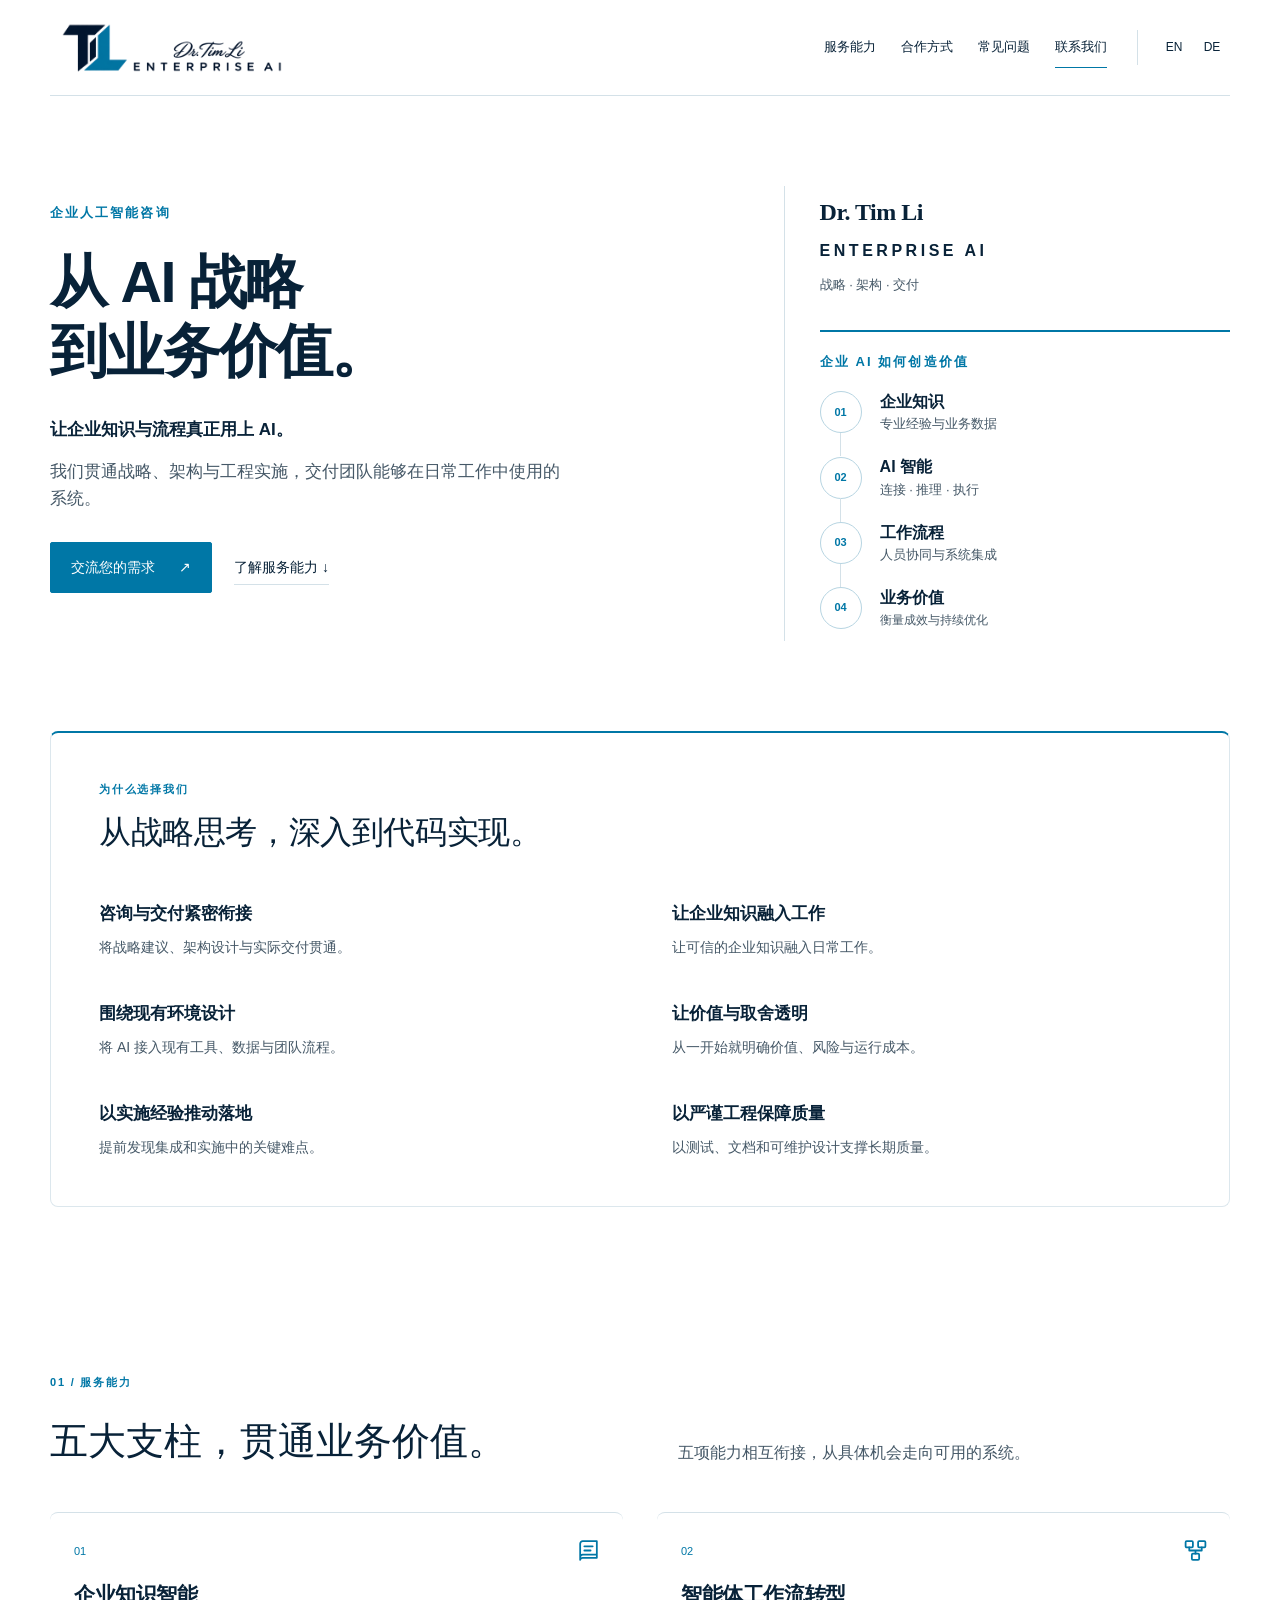
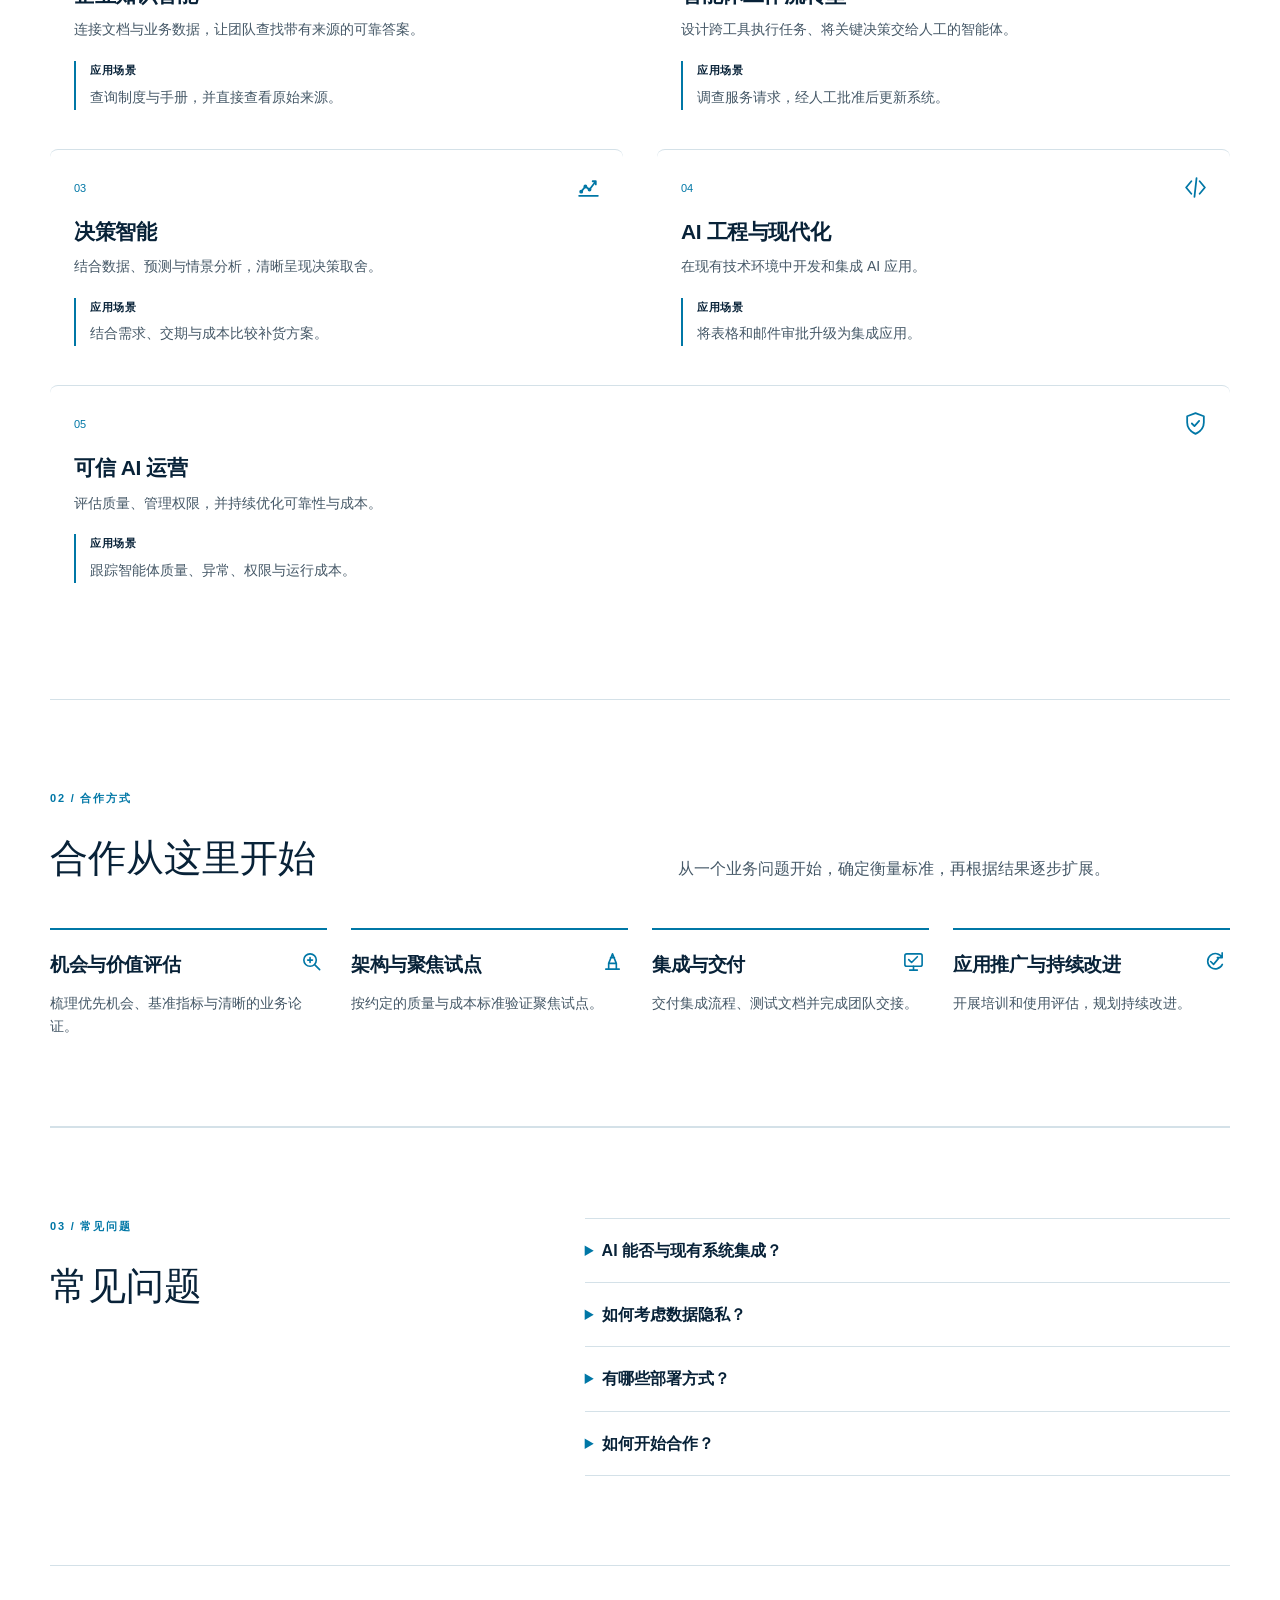
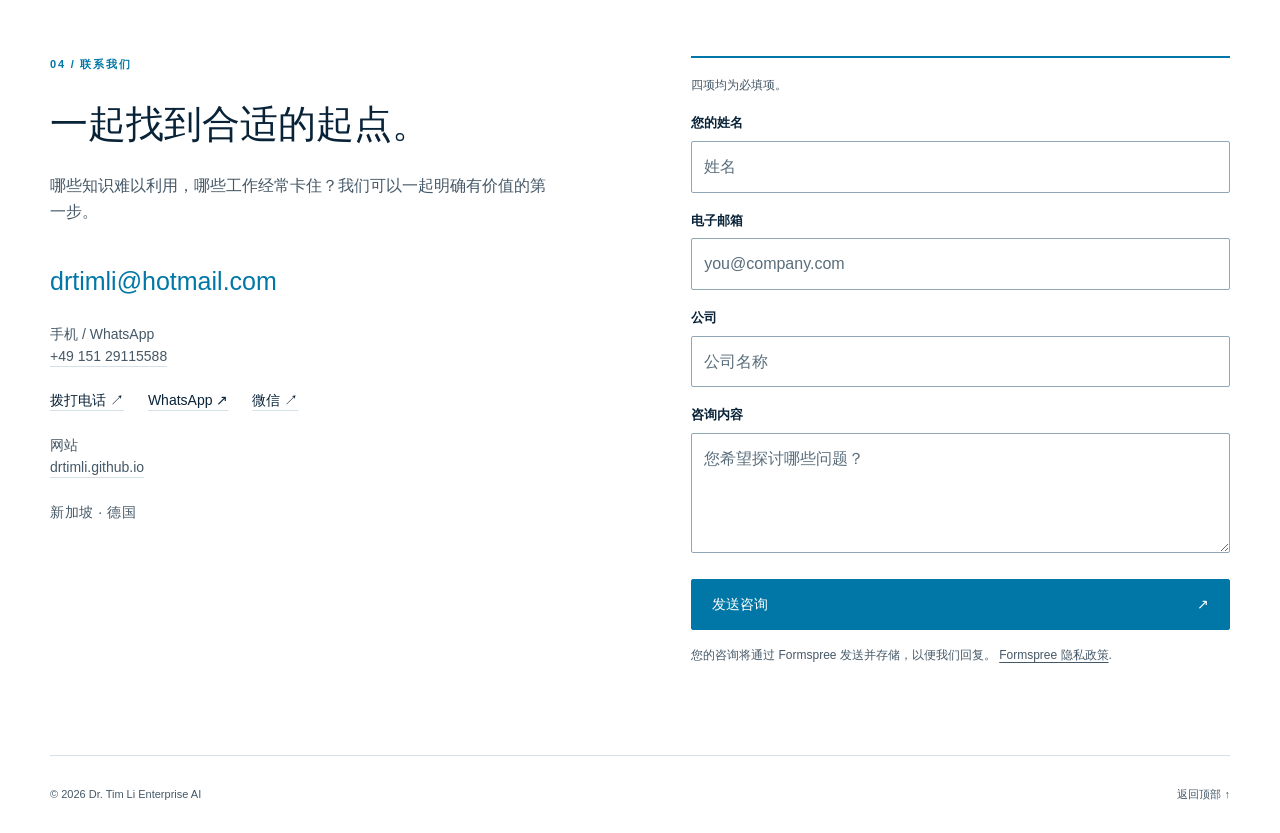
<file: zh.html>
<!doctype html>
<html lang="zh-Hans">
<head>
  <meta charset="UTF-8">
  <script src="assets/language.js?v=combined-entry-20261102"></script>
  <meta name="viewport" content="width=device-width, initial-scale=1">
  <title>Dr. Tim Li Enterprise AI | 企业知识、智能体与业务价值</title>
  <meta name="description" content="贯通企业知识智能、智能体工作流、决策智能、AI 工程与可信运营，将企业 AI 愿景转化为可衡量的业务价值。">
  <meta name="theme-color" content="#ffffff">
  <link rel="canonical" href="https://drtimli.github.io/zh.html">
  <link rel="alternate" hreflang="en" href="index.html">
  <link rel="alternate" hreflang="de" href="de.html">
  <link rel="alternate" hreflang="zh-Hans" href="zh.html">
  <link rel="alternate" hreflang="x-default" href="index.html">
  <link rel="stylesheet" href="assets/site.css?v=lean-assets-20261103">
  <script src="assets/contact.js?v=validation-20261101" defer></script>
  <script src="assets/presence.js?v=20261103-fix" defer></script>
</head>
<body id="top">
  <a class="skip-link" href="#main">跳转至正文</a>
  <header class="site-header wrap">
    <a class="brand" href="#top" aria-label="Dr. Tim Li Enterprise AI 首页"><img src="assets/logo-small.png?v=20261103" width="600" height="200" alt="Dr. Tim Li Enterprise AI"></a>
    <div class="header-right">
      <nav class="main-nav" aria-label="主导航"><a href="#capabilities">服务能力</a><a href="#engagements">合作方式</a><a href="#faq">常见问题</a><a href="#contact">联系我们</a></nav>
      <nav class="languages" aria-label="语言"><a href="index.html" lang="en" hreflang="en">EN</a><a href="de.html" lang="de" hreflang="de">DE</a><a class="china-presence" hidden href="zh.html" lang="zh-Hans" hreflang="zh-Hans" aria-current="page">中文</a></nav>
    </div>
  </header>
  <main id="main" tabindex="-1">
    <section class="hero wrap" aria-labelledby="hero-title">
      <div class="hero-copy">
        <p class="eyebrow">企业人工智能咨询</p>
        <h1 id="hero-title">从 AI 战略<br>到业务价值。</h1>
        <p class="hero-intro">让企业知识与流程真正用上 AI。</p>
        <p class="hero-description">我们贯通战略、架构与工程实施，交付团队能够在日常工作中使用的系统。</p>
        <div class="actions"><a class="button" href="#contact">交流您的需求 <span aria-hidden="true">↗</span></a><a class="text-link" href="#capabilities">了解服务能力 <span aria-hidden="true">↓</span></a></div>
      </div>
      <aside class="hero-aside" aria-label="我们的流程涵盖理解需求、架构设计、开发实施与持续改进。">
        <p class="brand-name">Dr. Tim Li</p>
        <p class="brand-descriptor">ENTERPRISE AI</p>
        <p class="supporting-line">战略 · 架构 · 交付</p>
        <div class="value-flow" role="group" aria-label="企业 AI 如何创造价值"><p class="eyebrow">企业 AI 如何创造价值</p><ol><li class="flow-node"><span class="flow-marker" aria-hidden="true">01</span><div><strong>企业知识</strong><span>专业经验与业务数据</span></div></li><li class="flow-node"><span class="flow-marker" aria-hidden="true">02</span><div><strong>AI 智能</strong><span>连接 · 推理 · 执行</span></div></li><li class="flow-node"><span class="flow-marker" aria-hidden="true">03</span><div><strong>工作流程</strong><span>人员协同与系统集成</span></div></li><li class="flow-node"><span class="flow-marker" aria-hidden="true">04</span><div><strong>业务价值</strong><span>衡量成效与持续优化</span></div></li></ol></div>
      </aside>
    </section>
    <section class="section wrap difference-section" aria-labelledby="difference-title">
      <div class="difference" aria-labelledby="difference-title"><p class="eyebrow">为什么选择我们</p><h3 id="difference-title">从战略思考，深入到代码实现。</h3><div class="difference-grid"><article><h4>咨询与交付紧密衔接</h4><p>将战略建议、架构设计与实际交付贯通。</p></article><article><h4>让企业知识融入工作</h4><p>让可信的企业知识融入日常工作。</p></article><article><h4>围绕现有环境设计</h4><p>将 AI 接入现有工具、数据与团队流程。</p></article><article><h4>让价值与取舍透明</h4><p>从一开始就明确价值、风险与运行成本。</p></article><article><h4>以实施经验推动落地</h4><p>提前发现集成和实施中的关键难点。</p></article><article><h4>以严谨工程保障质量</h4><p>以测试、文档和可维护设计支撑长期质量。</p></article></div></div>
    </section>
    <section class="section wrap" id="capabilities" aria-labelledby="capabilities-title">
      <p class="eyebrow">01 / 服务能力</p>
      <div class="section-heading"><h2 id="capabilities-title">五大支柱，贯通业务价值。</h2><p>五项能力相互衔接，从具体机会走向可用的系统。</p></div>
      <div class="capabilities pillars">
        <article class="capability"><svg class="feature-icon" aria-hidden="true"><use href="assets/icons.svg#knowledge"></use></svg><span class="item-number" aria-hidden="true">01</span><h3>企业知识智能</h3><p>连接文档与业务数据，让团队查找带有来源的可靠答案。</p><p class="application"><strong>应用场景</strong>查询制度与手册，并直接查看原始来源。</p></article>
        <article class="capability"><svg class="feature-icon" aria-hidden="true"><use href="assets/icons.svg#workflow"></use></svg><span class="item-number" aria-hidden="true">02</span><h3>智能体工作流转型</h3><p>设计跨工具执行任务、将关键决策交给人工的智能体。</p><p class="application"><strong>应用场景</strong>调查服务请求，经人工批准后更新系统。</p></article>
        <article class="capability"><svg class="feature-icon" aria-hidden="true"><use href="assets/icons.svg#decision"></use></svg><span class="item-number" aria-hidden="true">03</span><h3>决策智能</h3><p>结合数据、预测与情景分析，清晰呈现决策取舍。</p><p class="application"><strong>应用场景</strong>结合需求、交期与成本比较补货方案。</p></article>
        <article class="capability"><svg class="feature-icon" aria-hidden="true"><use href="assets/icons.svg#engineering"></use></svg><span class="item-number" aria-hidden="true">04</span><h3>AI 工程与现代化</h3><p>在现有技术环境中开发和集成 AI 应用。</p><p class="application"><strong>应用场景</strong>将表格和邮件审批升级为集成应用。</p></article>
        <article class="capability"><svg class="feature-icon" aria-hidden="true"><use href="assets/icons.svg#trust"></use></svg><span class="item-number" aria-hidden="true">05</span><h3>可信 AI 运营</h3><p>评估质量、管理权限，并持续优化可靠性与成本。</p><p class="application"><strong>应用场景</strong>跟踪智能体质量、异常、权限与运行成本。</p></article>
      </div>
    </section>
    <section class="section wrap engagement-section" id="engagements" aria-labelledby="engagements-title">
      <p class="eyebrow">02 / 合作方式</p>
      <div class="section-heading"><h2 id="engagements-title">合作从这里开始</h2><p>从一个业务问题开始，确定衡量标准，再根据结果逐步扩展。</p></div>
      <div class="engagements"><article><svg class="feature-icon" aria-hidden="true"><use href="assets/icons.svg#assess"></use></svg><h3>机会与价值评估</h3><p>梳理优先机会、基准指标与清晰的业务论证。</p></article><article><svg class="feature-icon" aria-hidden="true"><use href="assets/icons.svg#pilot"></use></svg><h3>架构与聚焦试点</h3><p>按约定的质量与成本标准验证聚焦试点。</p></article><article><svg class="feature-icon" aria-hidden="true"><use href="assets/icons.svg#deliver"></use></svg><h3>集成与交付</h3><p>交付集成流程、测试文档并完成团队交接。</p></article><article><svg class="feature-icon" aria-hidden="true"><use href="assets/icons.svg#improve"></use></svg><h3>应用推广与持续改进</h3><p>开展培训和使用评估，规划持续改进。</p></article></div>
    </section>
    <section class="section wrap faq-section" id="faq" aria-labelledby="faq-title">
      <div><p class="eyebrow">03 / 常见问题</p><h2 id="faq-title">常见问题</h2></div>
      <div class="faqs"><details><summary>AI 能否与现有系统集成？</summary><p>我们会评估可用接口、数据源和工作流程，再根据您的环境设计集成方案。可行性和范围取决于现有系统及可获得的访问权限。</p></details><details><summary>如何考虑数据隐私？</summary><p>在选择工具或架构之前，我们会讨论数据敏感性、权限、保留期限和适用要求。访问控制、服务商设置与人工审核都会纳入设计考量。</p></details><details><summary>有哪些部署方式？</summary><p>根据需求，可考虑云服务、自有基础设施或混合部署。我们会共同评估安全、运维、性能和成本之间的取舍。</p></details><details><summary>如何开始合作？</summary><p>请简要描述您的挑战与当前技术环境。通过初步沟通，可判断下一步适合开展现状评估、架构评审还是实施交付。</p></details></div>
    </section>
    <section class="section wrap contact-section" id="contact" aria-labelledby="contact-title">
      <div class="contact-copy">
        <p class="eyebrow">04 / 联系我们</p>
        <h2 id="contact-title">一起找到合适的起点。</h2>
        <p>哪些知识难以利用，哪些工作经常卡住？我们可以一起明确有价值的第一步。</p>
        <div class="contact-details">
          <a class="contact-email" href="mailto:drtimli@hotmail.com">drtimli@hotmail.com</a>
          <p>手机 / WhatsApp<br><a href="tel:+4915129115588">+49 151 29115588</a></p>
          <div class="contact-links"><a href="tel:+4915129115588">拨打电话 ↗</a><a href="https://wa.me/4915129115588">WhatsApp ↗</a><a href="connect.html?view=wechat&amp;lang=zh">微信 ↗</a></div>
          <p>网站<br><a href="https://drtimli.github.io/">drtimli.github.io</a></p>
          <p class="presence">新加坡 · <span class="china-presence" hidden>中国 · </span>德国</p>
        </div>
      </div>
      <form id="brief" action="https://formspree.io/f/xljjpnjz" method="POST" data-language="zh" aria-describedby="required-note privacy-note">
        <p id="required-note" class="form-note">四项均为必填项。</p>
        <div class="field"><label for="name">您的姓名</label><input id="name" aria-describedby="name-error" name="name" type="text" autocomplete="name" maxlength="200" placeholder="姓名" required><p class="field-error" id="name-error" hidden></p></div><div class="field"><label for="email">电子邮箱</label><input id="email" aria-describedby="email-error" name="email" type="email" autocomplete="email" maxlength="254" placeholder="you@company.com" required><p class="field-error" id="email-error" hidden></p></div><div class="field"><label for="company">公司</label><input id="company" aria-describedby="company-error" name="company" type="text" autocomplete="organization" maxlength="200" placeholder="公司名称" required><p class="field-error" id="company-error" hidden></p></div><div class="field"><label for="challenge">咨询内容</label><textarea id="challenge" aria-describedby="challenge-error" name="message" maxlength="10000" placeholder="您希望探讨哪些问题？" required></textarea><p class="field-error" id="challenge-error" hidden></p></div>
        <input type="hidden" name="language" value="zh">
        <input type="hidden" name="_subject" value="Website inquiry — Dr. Tim Li Enterprise AI">
        <div hidden aria-hidden="true"><label for="website">Website</label><input id="website" name="_gotcha" type="text" tabindex="-1" autocomplete="off"></div>
        <button class="button" type="submit">发送咨询 <span aria-hidden="true">↗</span></button>
        <p id="privacy-note" class="form-note">您的咨询将通过 Formspree 发送并存储，以便我们回复。 <a href="https://formspree.io/legal/privacy-policy/" target="_blank" rel="noopener noreferrer">Formspree 隐私政策</a>.</p>
        <div id="status" role="status" aria-live="polite" aria-atomic="true"></div>
      </form>
    </section>
  </main>
  <footer class="site-footer wrap"><span>© <span id="year">2026</span> Dr. Tim Li Enterprise AI</span><a href="#top">返回顶部 ↑</a></footer>
</body>
</html>
</file>
<file: assets/site.css>
:root {
  --navy: #082238;
  --slate: #455867;
  --blue: #0077a6;
  --line: #d4e1e8;
  --white: #fff;
}
* { box-sizing: border-box; }
html { scroll-behavior: smooth; scroll-padding-top: 24px; }
body { margin: 0; background: var(--white); color: var(--navy); font-family: Arial, Helvetica, sans-serif; font-size: 16px; line-height: 1.65; }
a { color: inherit; text-decoration: none; }
a, button, input, textarea, summary { -webkit-tap-highlight-color: transparent; }
a:focus-visible, button:focus-visible, summary:focus-visible, input:focus-visible, textarea:focus-visible { outline: 3px solid var(--blue); outline-offset: 5px; }
a:hover { color: var(--blue); }
button, input, textarea { font: inherit; }
button, summary { cursor: pointer; }
img { max-width: 100%; height: auto; display: block; }
p { margin: 0 0 1em; color: var(--slate); }
h1, h2, h3 { line-height: 1.15; margin: 0; overflow-wrap: break-word; }
h1 { font-size: clamp(44px, 5.1vw, 72px); letter-spacing: -2.9px; font-weight: 500; }
h2 { font-size: clamp(30px, 3vw, 42px); letter-spacing: -1.3px; font-weight: 500; }
h3 { font-size: 21px; font-weight: 600; letter-spacing: -.4px; line-height: 1.3; }
.wrap { width: min(1200px, 88%); margin-inline: auto; }
.skip-link { position: absolute; top: -100px; left: 15px; padding: 12px 20px; background: white; z-index: 10; border: 2px solid var(--blue); }
.skip-link:focus { top: 12px; }
.site-header { display: flex; align-items: center; justify-content: space-between; gap: 32px; min-height: 112px; border-bottom: 1px solid var(--line); }
.brand { display: block; width: 255px; flex-shrink: 0; }
.header-right, .main-nav, .languages { display: flex; align-items: center; }
.header-right { gap: 30px; }
.main-nav { gap: 25px; font-size: 13px; }
.main-nav a { padding-block: 10px; }
.main-nav a:last-child { border-bottom: 1px solid var(--blue); }
.languages { gap: 2px; border-left: 1px solid var(--line); padding-left: 18px; }
.languages a { padding: 8px; font-size: 12px; min-width: 36px; text-align: center; }
.languages a[aria-current="page"] { color: var(--blue); box-shadow: inset 0 -2px var(--blue); font-weight: 700; }
.hero { display: grid; grid-template-columns: 1.55fr 1fr; align-items: center; gap: 7%; padding-block: 80px 65px; }
.eyebrow { font-size: 11px; font-weight: 700; color: var(--blue); text-transform: uppercase; letter-spacing: 1.8px; margin-bottom: 24px; }
.hero h1 { margin-bottom: 30px; }
.hero-intro { font-size: 22px; color: var(--navy); line-height: 1.4; margin-bottom: 14px; }
.hero-description { max-width: 540px; font-size: 17px; }
.actions { display: flex; align-items: center; flex-wrap: wrap; gap: 22px; margin-block: 30px; }
.button { display: inline-flex; align-items: center; justify-content: space-between; gap: 24px; background: var(--blue); color: white; border: 1px solid var(--blue); padding: 14px 20px; font-size: 14px; line-height: 1.5; min-height: 50px; border-radius: 2px; }
.button:hover { background: var(--navy); color: white; border-color: var(--navy); }
.text-link { border-bottom: 1px solid var(--line); font-size: 14px; padding-block: 6px; }
.presence { font-size: 12px; letter-spacing: .6px; margin-bottom: 0; }
.hero-aside { border-left: 1px solid var(--line); padding-left: 35px; padding-block: 12px; }
.brand-name { font-family: Georgia, 'Times New Roman', serif; color: var(--navy); font-size: 26px; font-weight: 700; line-height: 1.2; margin: 0 0 12px; }
.brand-descriptor { color: var(--navy); font-size: 20px; font-weight: 600; letter-spacing: 4px; margin-bottom: 12px; }
.supporting-line { font-size: 16px; margin-bottom: 35px; }
.delivery-diagram { border-top: 2px solid var(--blue); padding-top: 20px; }
.delivery-diagram .eyebrow { letter-spacing: 1px; margin-bottom: 18px; font-size: 10px; }
.delivery-diagram ol { list-style: none; padding: 0; margin: 0; }
.delivery-diagram li { display: flex; align-items: baseline; gap: 18px; font-size: 14px; padding-bottom: 19px; position: relative; }
.delivery-diagram li:not(:last-child)::before { content: ''; position: absolute; width: 1px; background: var(--line); top: 22px; bottom: 0; left: 9px; }
.delivery-diagram li span { color: var(--blue); font-size: 11px; font-weight: 700; min-width: 20px; }
.faster { font-family: Georgia, 'Times New Roman', serif; color: var(--navy); font-size: 25px; line-height: 1.3; margin: 14px 0 0; }
.section { padding-block: 85px; }
.section-heading { display: grid; grid-template-columns: 1fr 1fr; gap: 80px; margin-bottom: 45px; }
.section-heading p { margin: 0; }
.capabilities { display: grid; grid-template-columns: repeat(3,1fr); column-gap: 40px; }
.capability { border-top: 1px solid var(--line); padding-block: 25px 30px; }
.item-number { color: var(--blue); font-size: 11px; }
.capability h3 { margin: 14px 0; }
.capability p, .engagements p, .steps p { font-size: 14px; margin-bottom: 0; }
.engagement-section { border-block: 1px solid var(--line); }
.engagements { display: grid; grid-template-columns: repeat(4,1fr); gap: 30px; }
.engagements article { border-top: 2px solid var(--blue); padding-top: 20px; }
.engagements h3 { font-size: 19px; margin-bottom: 14px; }
.approach-heading { font-size: clamp(28px, 3.1vw, 42px); max-width: 1080px; }
.section-intro { margin: 22px 0 38px; }
.steps { list-style: none; padding: 0; margin: 0; display: grid; grid-template-columns: repeat(4,1fr); gap: 30px; }
.steps li { border-top: 1px solid var(--line); padding-top: 20px; }
.step-number { color: var(--blue); font-size: 12px; }
.steps h3 { margin-block: 14px; }
.faq-section { border-block: 1px solid var(--line); display: grid; grid-template-columns: 1fr 1.45fr; gap: 80px; }
.faqs details { border-bottom: 1px solid var(--line); }
.faqs details:first-child { border-top: 1px solid var(--line); }
.faqs summary { padding: 20px 30px 20px 0; font-size: 16px; font-weight: 600; }
.faqs summary::marker { color: var(--blue); }
.faqs p { font-size: 14px; padding: 0 18px 10px; }
.contact-section { display: grid; grid-template-columns: 1fr 1fr; gap: 100px; }
.contact-copy h2 { margin-bottom: 24px; }
.contact-details { margin-top: 36px; }
.contact-email { font-size: clamp(19px, 2vw, 25px); color: var(--blue); overflow-wrap: anywhere; }
.contact-details > p { font-size: 14px; margin-block: 22px; }
.contact-details a:not(.contact-email), .contact-links a { text-decoration: underline; text-decoration-color: var(--line); text-underline-offset: 5px; }
.contact-links { display: flex; flex-wrap: wrap; gap: 24px; font-size: 14px; }
form { border-top: 2px solid var(--blue); padding-top: 18px; min-width: 0; }
.field { margin-bottom: 18px; }
.field-error { color: #8b264b; font-size: 13px; line-height: 1.5; margin: 7px 0 0; }
input[aria-invalid="true"], textarea[aria-invalid="true"] { border: 2px solid #8b264b; }
label { display: block; font-size: 13px; font-weight: 600; margin-bottom: 7px; }
input, textarea { width: 100%; border: 1px solid #91a6b4; border-radius: 2px; background: white; color: var(--navy); padding: 12px; font-size: 16px; }
textarea { min-height: 120px; resize: vertical; }
input::placeholder, textarea::placeholder { color: #596d7b; opacity: 1; }
.form-note { font-size: 12px; line-height: 1.6; margin-bottom: 18px; }
#privacy-note { margin: 16px 0 0; }
.form-note a { text-decoration: underline; text-underline-offset: 3px; }
form .button { width: 100%; }
button:disabled { opacity: .65; cursor: wait; }
#status { font-size: 14px; color: var(--navy); margin-top: 12px; }
#status:empty { margin: 0; }
.site-footer { display: flex; align-items: center; justify-content: space-between; gap: 28px; border-top: 1px solid var(--line); padding-block: 28px; font-size: 11px; color: var(--slate); }
html[lang="de"] h1 { font-size: clamp(40px, 4.2vw, 59px); letter-spacing: -2px; }
html[lang="zh-Hans"] h1 { line-height: 1.25; letter-spacing: -1px; }
html[lang="zh-Hans"] h2 { line-height: 1.35; letter-spacing: 0; }
@media (min-width: 1500px) { .hero { padding-block: 100px 85px; } }
@media (max-width: 1100px) {
  .brand { width: 210px; }
  .site-header { gap: 22px; }
  .header-right { gap: 18px; }
  .main-nav { gap: 15px; }
  .languages { padding-left: 10px; }
  .hero { gap: 5%; }
  .hero-aside { padding-left: 25px; }
  .contact-section { gap: 60px; }
  .section-heading, .faq-section { gap: 50px; }
}
@media (max-width: 850px) {
  .site-header { flex-wrap: wrap; padding-block: 18px; gap: 16px; }
  .brand { width: 230px; }
  .header-right { flex: 1 1 100%; justify-content: space-between; }
  .main-nav { gap: 24px; }
  .hero { grid-template-columns: 1.4fr 1fr; padding-block: 55px; }
  h1 { font-size: 47px; letter-spacing: -2px; }
  html[lang="de"] h1 { font-size: 40px; }
  .brand-name { font-size: 24px; }
  .hero-intro { font-size: 20px; }
  .hero-description { font-size: 16px; }
  .hero-aside { padding-left: 20px; }
  .brand-descriptor { font-size: 18px; letter-spacing: 3px; }
  .supporting-line { font-size: 14px; }
  .faster { font-size: 22px; }
  .section { padding-block: 60px; }
  .capabilities { grid-template-columns: repeat(2,1fr); gap: 0 30px; }
  .engagements, .steps { grid-template-columns: repeat(2,1fr); gap: 35px; }
  .section-heading { gap: 30px; }
  .faq-section, .contact-section { gap: 35px; }
}
@media (max-width: 620px) {
  .wrap { width: 88%; }
  .site-header { gap: 10px; }
  .brand { width: 220px; }
  .header-right { flex-wrap: wrap; gap: 12px; }
  .main-nav { order: 2; flex: 1 1 100%; justify-content: space-between; gap: 10px; font-size: 12px; }
  .languages { margin-left: auto; border-left: 0; padding: 0; }
  .hero { grid-template-columns: 1fr; gap: 40px; padding-block: 45px; }
  h1 { font-size: clamp(39px, 9.5vw, 55px); letter-spacing: -1.8px; }
  html[lang="de"] h1 { font-size: clamp(35px, 8.7vw, 48px); letter-spacing: -1.5px; }
  .hero h1 { margin-bottom: 24px; }
  .eyebrow { font-size: 10px; margin-bottom: 20px; }
  .hero-aside { border-left: 0; border-top: 1px solid var(--line); padding: 30px 0 0; }
  .brand-name { font-size: 24px; }
  .supporting-line { margin-bottom: 25px; }
  .delivery-diagram ol { display: grid; grid-template-columns: 1fr 1fr; gap: 10px 20px; }
  .delivery-diagram li { font-size: 12px; padding-bottom: 10px; gap: 10px; }
  .delivery-diagram li:not(:last-child)::before { display: none; }
  .faster { font-size: 26px; margin-top: 20px; }
  .section-heading, .faq-section, .contact-section { grid-template-columns: 1fr; gap: 25px; }
  .section-heading { margin-bottom: 30px; }
  .capabilities { grid-template-columns: 1fr; }
  .capability { padding-block: 22px; }
  .engagements, .steps { gap: 25px 22px; }
  .engagements h3, .steps h3 { font-size: 18px; }
  .section { padding-block: 45px; }
  .contact-section { gap: 35px; }
  .contact-details { margin-top: 28px; }
  .site-footer { align-items: flex-start; flex-direction: column; gap: 15px; }
}
@media (max-width: 360px) {
  .engagements, .steps, .delivery-diagram ol { grid-template-columns: 1fr; }
  .actions { align-items: flex-start; flex-direction: column; gap: 15px; }
}
@media (prefers-reduced-motion: reduce) { html { scroll-behavior: auto; } }

/* Connect the service offering to the customer's reasons to choose it. */
.difference { margin-top: 30px; padding: 36px; background: #f2f7fa; border-top: 2px solid var(--blue); }
.difference > .eyebrow { margin-bottom: 14px; }
.difference > h3 { font-size: clamp(24px, 2.6vw, 32px); font-weight: 500; }
.difference-grid { display: grid; grid-template-columns: repeat(2, minmax(0, 1fr)); gap: 28px 40px; margin-top: 30px; }
.difference h4 { font-size: 17px; line-height: 1.4; margin: 0 0 10px; }
.difference article p { font-size: 14px; margin: 0; }
@media (max-width: 620px) {
  .difference { padding: 26px 22px; }
  .difference-grid { grid-template-columns: 1fr; gap: 25px; }
}

.pillars { grid-template-columns: repeat(2, minmax(0, 1fr)); }
.pillars .capability:last-child { grid-column: 1 / -1; }
.capability .application { margin-top: 20px; padding-left: 16px; border-left: 2px solid var(--blue); }
.application strong { display: block; color: var(--navy); font-size: 11px; letter-spacing: .6px; margin-bottom: 6px; }
@media (max-width: 620px) {
  .pillars { grid-template-columns: 1fr; }
}

/* A lightweight, code-native view of the knowledge-to-value journey. */
.value-flow { border-top: 2px solid var(--blue); padding-top: 24px; }
.value-flow > .eyebrow { margin-bottom: 22px; letter-spacing: 1px; }
.value-flow ol { list-style: none; margin: 0; padding: 0; }
.flow-node { position: relative; display: flex; align-items: center; gap: 18px; padding: 0 0 26px; }
.flow-node:last-child { padding-bottom: 0; }
.flow-node:not(:last-child)::before { content: ''; position: absolute; left: 20px; top: 40px; bottom: 0; width: 2px; background: #d4e1e8; }
.flow-node:not(:last-child)::after { content: ''; position: absolute; left: 18px; top: 40px; width: 6px; height: 6px; border-radius: 50%; background: var(--blue); animation: flow-travel 4.8s ease-in-out infinite; }
.flow-node:nth-child(2)::after { animation-delay: 1.6s; }
.flow-node:nth-child(3)::after { animation-delay: 3.2s; }
.flow-marker { flex: 0 0 42px; height: 42px; display: grid; place-items: center; border: 1px solid #b7d5e2; border-radius: 50%; background: #f2f7fa; color: var(--blue); font-size: 11px; font-weight: 700; }
.flow-node strong { display: block; font-size: 16px; line-height: 1.35; font-weight: 600; }
.flow-node div > span { display: block; color: var(--slate); font-size: 12px; margin-top: 3px; }
.flow-node:last-child .flow-marker { background: var(--blue); color: white; border-color: var(--blue); }
.pillars .capability { transition: background-color .25s ease, border-color .25s ease; }
@media (hover: hover) {
  .pillars .capability:hover { background: #f2f7fa; border-color: var(--blue); }
}
@keyframes flow-travel {
  0%, 8% { transform: translateY(0); opacity: 0; }
  15% { opacity: 1; }
  33% { transform: translateY(24px); opacity: 0; }
  100% { transform: translateY(24px); opacity: 0; }
}
@media (prefers-reduced-motion: reduce) {
  .flow-node::after { animation: none !important; display: none; }
  .pillars .capability { transition: none; }
}


/* Final page rhythm and hierarchy. */
.hero { padding-block: clamp(54px, 7vw, 94px); }
.hero-copy { max-width: 640px; }
.hero-intro { max-width: 540px; font-size: clamp(20px, 2vw, 25px); font-weight: 500; }
.hero-description { max-width: 510px; }
.hero-aside { box-shadow: 0 16px 40px rgba(8,34,56,.08); }
.section { padding-block: clamp(62px, 7vw, 94px); }
.section-heading { align-items: end; }
.pillars { gap: 12px 34px; }
.pillars .capability { padding: 27px 24px; border-radius: 8px; }
.pillars .capability:hover { background: #f2f7fa; }
.difference { margin-top: 52px; border-radius: 8px; }
.engagements article { padding-right: 10px; }
.faq-section { align-items: start; }
.contact-section { align-items: start; }
@media (max-width: 620px) { .hero { padding-block: 42px; } .pillars .capability { padding-inline: 0; } .difference { margin-top: 34px; } }

@media (max-width: 620px) {
  .hero { grid-template-columns: 1fr; gap: 26px; }
  .hero-aside { padding: 22px; }
  .flow-art { height: min(67vw, 260px); }
}

/* Unified editorial rhythm across the full page. */
:root { --soft-line: #dce7ed; }
body { line-height: 1.6; }
.wrap { width: min(1180px, calc(100% - 72px)); }
.site-header { min-height: 96px; }
.main-nav a { transition: color .18s ease; }
.main-nav a:hover, .main-nav a:focus-visible { color: var(--blue); }
.hero { align-items: center; }
.hero h1 { max-width: 690px; line-height: 1.08; }
.hero-intro { line-height: 1.35; }
.hero-description { line-height: 1.7; }
.hero-aside { border: 1px solid var(--soft-line); border-radius: 10px; }
.section-heading { gap: clamp(30px, 6vw, 90px); }
.section-heading p { max-width: 570px; line-height: 1.75; }
.capability h3 { margin: 12px 0 10px; }
.capability p { line-height: 1.7; }
.capability .application { margin-top: 19px; padding-left: 14px; }
.difference { padding: clamp(28px, 4vw, 48px); border: 1px solid var(--soft-line); border-top: 2px solid var(--blue); border-radius: 8px; }
.difference-grid { column-gap: clamp(25px, 5vw, 65px); row-gap: 26px; }
.difference-grid article { padding-top: 18px; }
.engagements { gap: 24px; }
.engagements article { padding-top: 22px; }
.engagements h3 { line-height: 1.35; }
.faq-section { gap: clamp(35px, 7vw, 100px); }
.faqs summary { line-height: 1.45; }
.contact-section { gap: clamp(40px, 8vw, 110px); }
.contact-copy > p:not(.eyebrow) { max-width: 500px; }
.site-footer { padding-block: 30px; }
@media (max-width: 850px) {
  .wrap { width: calc(100% - 48px); }
  .site-header { min-height: auto; }
}
@media (max-width: 620px) {
  .wrap { width: calc(100% - 36px); }
  .main-nav { overflow-x: auto; justify-content: flex-start; gap: 18px; white-space: nowrap; }
  .main-nav a { flex: 0 0 auto; }
  .hero h1 { line-height: 1.13; }
  .section { padding-block: 52px; }
  .section-heading { gap: 15px; }
  .difference { padding: 25px 20px; }
  .engagements { gap: 28px 18px; }
}
@media (prefers-reduced-motion: reduce) { .main-nav a { transition: none; } }

/* Restore the original open, vertical hero treatment. */
.hero-aside { overflow: visible; padding: 12px 0 12px 35px; border: 0; border-left: 1px solid var(--line); border-radius: 0; background: #fff; box-shadow: none; }
.hero-aside::before { display: none; }
.hero-aside .brand-name { font-size: 26px; margin-bottom: 12px; }
.hero-aside .brand-descriptor { font-size: 20px; letter-spacing: 4px; margin-bottom: 12px; }
.hero-aside .supporting-line { font-size: 16px; margin-bottom: 35px; }
.hero-aside .value-flow { border-top: 2px solid var(--blue); padding-top: 20px; }
.value-flow > .eyebrow { margin-bottom: 18px; }
.value-flow ol { display: block; }
.value-flow .flow-node, .value-flow .flow-node:nth-child(n) { display: flex; align-items: center; gap: 18px; margin: 0; padding: 0 0 22px; border: 0; border-radius: 0; background: transparent; box-shadow: none; animation: none; }
.value-flow .flow-node:last-child { padding-bottom: 0; }
.value-flow .flow-node:not(:last-child)::before { content: ''; position: absolute; left: 20px; top: 42px; bottom: 0; width: 1px; height: auto; background: var(--line); }
.value-flow .flow-node:not(:last-child)::after { display: none; }
.value-flow .flow-marker { flex: 0 0 42px; height: 42px; border-radius: 50%; background: #f2f7fa; color: var(--blue); border: 1px solid #b7d5e2; }
.value-flow .flow-node:last-child .flow-marker { background: var(--blue); color: #fff; border-color: var(--blue); }
.value-flow .flow-node strong { font-size: 15px; }
.value-flow .flow-node div > span, .value-flow .flow-node:last-child div > span { color: var(--slate); font-size: 12px; }
@media (max-width: 850px) { .hero-aside { padding: 12px 0 12px 25px; } }
@media (max-width: 620px) { .hero-aside { border-left: 0; border-top: 1px solid var(--line); padding: 28px 0 0; } }

/* Restore the moving signal on the original vertical connector. */
.value-flow .flow-node:not(:last-child)::after {
  content: '';
  display: block;
  position: absolute;
  left: 17px;
  top: 42px;
  width: 7px;
  height: 7px;
  border-radius: 50%;
  background: var(--blue);
  animation: flow-travel 4.8s ease-in-out infinite;
}
.value-flow .flow-node:nth-child(2)::after { animation-delay: 1.6s; }
.value-flow .flow-node:nth-child(3)::after { animation-delay: 3.2s; }
@media (prefers-reduced-motion: reduce) {
  .value-flow .flow-node:not(:last-child)::after { display: none; animation: none; }
}

/* Open numbered markers on the vertical value path. */
.value-flow .flow-marker { background: transparent; }
 .value-flow .flow-node:last-child .flow-marker { background: transparent; color: var(--blue); border-color: #b7d5e2; }

/* Delayed signal dots stay hidden until their animation begins. */
.value-flow .flow-node:not(:last-child)::after {
  opacity: 0;
  animation-fill-mode: backwards;
}

/* The fourth step sits on white like the others; keep its label visible. */
.value-flow .flow-node:nth-child(4),
.value-flow .flow-node:nth-child(4) strong { color: var(--navy); }

/* Lead with the reasons to choose the practice. */
.difference-section { padding-top: 0; padding-bottom: clamp(55px, 6vw, 78px); }
.difference-section .difference { margin-top: 0; }
@media (max-width: 620px) { .difference-section { padding-bottom: 45px; } }

/* Hero typography: stronger headline, calmer supporting copy. */
.hero h1 { font-family: Arial, Helvetica, sans-serif; font-size: clamp(46px, 5.1vw, 70px); font-weight: 600; letter-spacing: -.045em; line-height: 1.08; text-wrap: balance; }
.hero .eyebrow { font-size: 11px; letter-spacing: .16em; }
.hero-intro { font-size: clamp(20px, 2.1vw, 25px); font-weight: 500; line-height: 1.42; letter-spacing: -.015em; }
.hero-description { font-size: 16px; line-height: 1.72; }
.hero-aside .brand-name { font-family: Georgia, 'Times New Roman', serif; font-size: 25px; font-weight: 700; letter-spacing: -.02em; }
.hero-aside .brand-descriptor { font-size: 18px; font-weight: 700; letter-spacing: .22em; }
.hero-aside .supporting-line { font-size: 14px; line-height: 1.45; }
.value-flow .flow-node strong { font-size: 15px; line-height: 1.35; }
.value-flow .flow-node div > span { font-size: 12px; line-height: 1.45; }
html[lang="de"] .hero h1 { font-size: clamp(40px, 4.3vw, 59px); letter-spacing: -.035em; }
html[lang="zh-Hans"] .hero h1 { font-size: clamp(43px, 4.7vw, 66px); letter-spacing: -.03em; line-height: 1.2; }
html[lang="zh-Hans"] .hero-intro { letter-spacing: 0; }
@media (max-width: 620px) {
  .hero h1 { font-size: clamp(39px, 9vw, 52px); }
  html[lang="de"] .hero h1 { font-size: clamp(35px, 8vw, 46px); }
  html[lang="zh-Hans"] .hero h1 { font-size: clamp(38px, 8.8vw, 51px); }
  .hero-intro { font-size: 20px; }
}

/* Compact hero type scale: headline, body, and small labels. */
.hero h1 { font-size: clamp(44px, 4.7vw, 64px); }
.hero-intro, .hero-description { font-size: 17px; line-height: 1.6; }
.hero-intro { font-weight: 600; color: var(--navy); }
.hero .eyebrow, .hero-aside .supporting-line, .value-flow .flow-node div > span { font-size: 13px; }
.hero-aside .brand-name { font-size: 24px; }
.hero-aside .brand-descriptor, .value-flow .flow-node strong { font-size: 16px; }
html[lang="de"] .hero h1 { font-size: clamp(39px, 4.2vw, 57px); }
html[lang="zh-Hans"] .hero h1 { font-size: clamp(42px, 4.5vw, 62px); }
@media (max-width: 620px) {
  .hero h1 { font-size: clamp(38px, 8.8vw, 50px); }
  .hero-intro, .hero-description { font-size: 16px; }
  html[lang="de"] .hero h1 { font-size: clamp(35px, 8vw, 45px); }
  html[lang="zh-Hans"] .hero h1 { font-size: clamp(37px, 8.6vw, 49px); }
}

/* Honor the conditional contact location regardless of general span styles. */
.china-presence[hidden] { display: none !important; }

.feature-icon { display: block; width: 27px; height: 27px; margin-bottom: 14px; fill: none; stroke: var(--blue); stroke-width: 1.7; stroke-linecap: round; stroke-linejoin: round; }
.engagements .feature-icon { margin-bottom: 16px; }

/* Icons support scanning without interrupting the text hierarchy. */
.pillars .capability { position: relative; padding-top: 27px; }
.pillars .feature-icon { position: absolute; top: 25px; right: 22px; width: 25px; height: 25px; margin: 0; }
.pillars .item-number { display: block; min-height: 25px; padding-top: 3px; }
.pillars .capability h3 { margin-top: 16px; }
.engagements article { position: relative; padding-top: 22px; }
.engagements .feature-icon { position: absolute; top: 20px; right: 4px; width: 23px; height: 23px; margin: 0; }
.engagements h3 { padding-right: 29px; }
@media (max-width: 620px) {
  .pillars .feature-icon { right: 2px; }
  .engagements .feature-icon { right: 0; }
}

/* Highlight each node when the animated signal reaches it. */
.value-flow .flow-marker { animation: flow-node-active 6.4s ease-in-out infinite; }
.value-flow .flow-node:nth-child(2) .flow-marker { animation-delay: 1.6s; }
.value-flow .flow-node:nth-child(3) .flow-marker { animation-delay: 3.2s; }
.value-flow .flow-node:nth-child(4) .flow-marker { animation-delay: 4.8s; }
.value-flow .flow-node:not(:last-child)::after { animation-duration: 6.4s; }
.value-flow .flow-node:nth-child(2)::after { animation-delay: 1.6s; }
.value-flow .flow-node:nth-child(3)::after { animation-delay: 3.2s; }
@keyframes flow-node-active {
  0%, 7% { background: #0077a6; border-color: #0077a6; color: #fff; }
  18%, 100% { background: transparent; border-color: #b7d5e2; color: #0077a6; }
}
@media (prefers-reduced-motion: reduce) { .value-flow .flow-marker { animation: none; } }

/* Keep the current open hero and value section on white. */
.difference { background: #fff; box-shadow: none; }
.pillars .capability, .pillars .capability:hover, .pillars .capability:focus-within { background: transparent; }

/* Preserve the established hero proportions after removing old experiments. */
.hero { grid-template-columns: minmax(0, 1.35fr) minmax(340px, .9fr); gap: clamp(34px, 5vw, 70px); }
@media (max-width: 850px) { .hero { grid-template-columns: minmax(0, 1fr) minmax(290px, .85fr); gap: 28px; } }
@media (max-width: 620px) { .hero { grid-template-columns: 1fr; gap: 26px; } }
</file>
